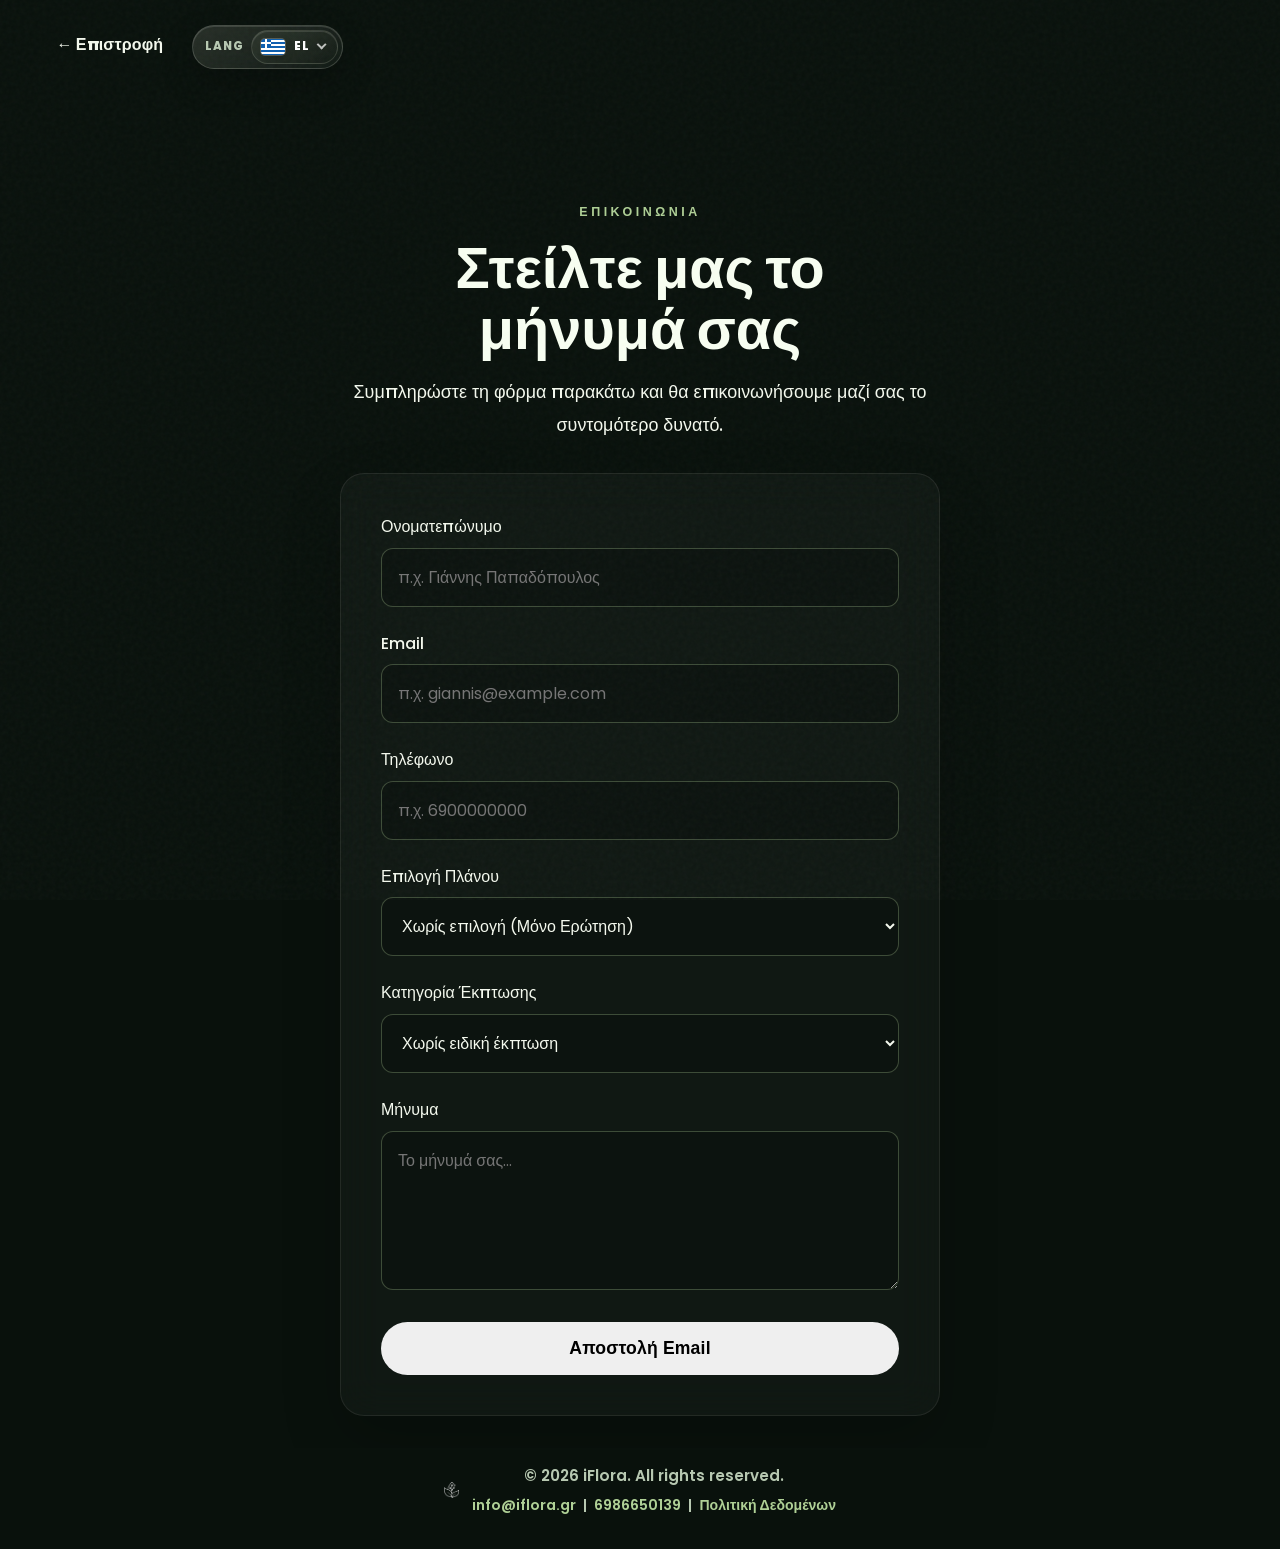
<file: contact.html>
<!DOCTYPE html>
<html lang="el">

<head>
	<meta charset="UTF-8">
	<meta name="viewport" content="width=device-width, initial-scale=1.0">
	<title>Επικοινωνία | iFlora</title>
	<link rel="preconnect" href="https://fonts.googleapis.com">
	<link rel="preconnect" href="https://fonts.gstatic.com" crossorigin>
	<link href="https://fonts.googleapis.com/css2?family=Poppins:wght@300;400;500;600&display=swap" rel="stylesheet">
	<link rel="icon" type="image/png" href="media/iflora.png">
	<link rel="stylesheet" href="style.css?v=c6c08bd">
</head>

<body>
	<div class="identity-bg" id="identity-bg"></div>

	<div class="page-content">
		<div class="noise-overlay" aria-hidden="true"></div>

		<!-- Navigation -->
		<nav class="navbar" id="navbar" style="justify-content: space-between; padding: 1rem 2rem;">
			<a href="index.html" class="btn primary" style="text-decoration: none;">&larr; Επιστροφή</a>
			<div class="language-switcher contact-language-switcher" data-language-switcher role="group" aria-label="Language selector">
				<span class="language-switcher-label">Lang</span>
				<select class="language-select" data-language-select aria-label="Language" aria-hidden="true" tabindex="-1">
					<option value="el">EL</option>
					<option value="bg">BG</option>
					<option value="sq">SQ</option>
					<option value="tr">TR</option>
					<option value="ro">RO</option>
					<option value="nl">NL</option>
					<option value="fr">FR</option>
					<option value="es">ES</option>
					<option value="it">IT</option>
				</select>
				<button class="language-button" type="button" aria-haspopup="listbox" aria-expanded="false" data-language-button>
					<span class="flag-icon flag-el" data-language-flag aria-hidden="true"></span>
					<span class="language-current-code" data-language-code>EL</span>
					<span class="language-chevron" aria-hidden="true"></span>
				</button>
				<div class="language-menu" role="listbox" data-language-menu></div>
			</div>
		</nav>

		<main style="min-height: 85vh; display: flex; align-items: center; justify-content: center; padding: 2rem; margin-top: 5rem;">
			<section class="contact-section" data-animate style="width: 100%; max-width: 600px; position: relative; z-index: 10;">
				<div class="section-heading" style="text-align: center; margin-bottom: 2rem;">
					<p class="eyebrow">ΕΠΙΚΟΙΝΩΝΙΑ</p>
					<h2>Στείλτε μας το μήνυμά σας</h2>
					<p style="margin-top: 1rem; color: var(--text-muted);">Συμπληρώστε τη φόρμα παρακάτω και θα επικοινωνήσουμε μαζί σας το συντομότερο δυνατό.</p>
				</div>
				
				<form class="contact-form" action="mailto:info@iflora.gr" method="post" enctype="text/plain" style="display: flex; flex-direction: column; gap: 1.5rem; background: rgba(255, 255, 255, 0.03); padding: 2.5rem; border-radius: 24px; border: 1px solid rgba(255, 255, 255, 0.08); backdrop-filter: blur(20px); box-shadow: 0 25px 60px rgba(0,0,0,0.2);">
					<div class="form-group" style="display: flex; flex-direction: column; text-align: left;">
						<label for="name" style="margin-bottom: 0.5rem; font-weight: 500; color: var(--text);">Ονοματεπώνυμο</label>
						<input type="text" id="name" name="name" required placeholder="π.χ. Γιάννης Παπαδόπουλος" style="padding: 1rem; border-radius: 12px; border: 1px solid rgba(175, 208, 154, 0.3); background: rgba(0, 0, 0, 0.2); color: var(--text); font-family: inherit; font-size: 1rem;">
					</div>
					<div class="form-group" style="display: flex; flex-direction: column; text-align: left;">
						<label for="email" style="margin-bottom: 0.5rem; font-weight: 500; color: var(--text);">Email</label>
						<input type="email" id="email" name="email" required placeholder="π.χ. giannis@example.com" style="padding: 1rem; border-radius: 12px; border: 1px solid rgba(175, 208, 154, 0.3); background: rgba(0, 0, 0, 0.2); color: var(--text); font-family: inherit; font-size: 1rem;">
					</div>
					<div class="form-group" style="display: flex; flex-direction: column; text-align: left;">
						<label for="phone" style="margin-bottom: 0.5rem; font-weight: 500; color: var(--text);">Τηλέφωνο</label>
						<input type="tel" id="phone" name="phone" placeholder="π.χ. 6900000000" style="padding: 1rem; border-radius: 12px; border: 1px solid rgba(175, 208, 154, 0.3); background: rgba(0, 0, 0, 0.2); color: var(--text); font-family: inherit; font-size: 1rem;">
					</div>
					<div class="form-group" style="display: flex; flex-direction: column; text-align: left;">
						<label for="plan" style="margin-bottom: 0.5rem; font-weight: 500; color: var(--text);">Επιλογή Πλάνου</label>
						<select id="plan" name="plan" style="padding: 1rem; border-radius: 12px; border: 1px solid rgba(175, 208, 154, 0.3); background: rgba(0, 0, 0, 0.2); color: var(--text); font-family: inherit; font-size: 1rem;">
							<option value="none">Χωρίς επιλογή (Μόνο Ερώτηση)</option>
							<option value="Beginner">Beginner</option>
							<option value="Standard">Standard</option>
							<option value="Professional">Professional</option>
						</select>
					</div>
					<div class="form-group" style="display: flex; flex-direction: column; text-align: left;">
						<label for="discount" style="margin-bottom: 0.5rem; font-weight: 500; color: var(--text);">Κατηγορία Έκπτωσης</label>
						<select id="discount" name="discount" style="padding: 1rem; border-radius: 12px; border: 1px solid rgba(175, 208, 154, 0.3); background: rgba(0, 0, 0, 0.2); color: var(--text); font-family: inherit; font-size: 1rem;">
							<option value="none">Χωρίς ειδική έκπτωση</option>
							<option value="Student">Student — φοιτητές</option>
							<option value="iFlora NextGen">iFlora NextGen — μη φοιτητές κάτω των 30</option>
						</select>
					</div>
					<div class="form-group" style="display: flex; flex-direction: column; text-align: left;">
						<label for="message" style="margin-bottom: 0.5rem; font-weight: 500; color: var(--text);">Μήνυμα</label>
						<textarea id="message" name="message" rows="5" required placeholder="Το μήνυμά σας..." style="padding: 1rem; border-radius: 12px; border: 1px solid rgba(175, 208, 154, 0.3); background: rgba(0, 0, 0, 0.2); color: var(--text); font-family: inherit; resize: vertical; font-size: 1rem;"></textarea>
					</div>
					<button type="submit" class="btn primary" style="width: 100%; justify-content: center; margin-top: 0.5rem; font-size: 1.1rem;">Αποστολή Email</button>
				</form>
			</section>
		</main>

		<div class="footer-shell site-footer contact-page-footer">
			<img src="media/iflora2.png" alt="iFlora Logo" style="height: 16px; width: auto; opacity: 0.8;">
			<div class="footer-copy">
				<p>© 2026 iFlora. All rights reserved.</p>
				<div class="footer-contact" aria-label="Στοιχεία επικοινωνίας">
					<a href="mailto:info@iflora.gr">info@iflora.gr</a>
					<span aria-hidden="true">|</span>
					<a href="tel:+306986650139">6986650139</a>
					<span aria-hidden="true">|</span>
					<a href="politiki-dedomenon.html">Πολιτική Δεδομένων</a>
				</div>
			</div>
		</div>
	</div>

	<script src="i18n.js?v=c6c08bd"></script>
	<script src="script.js?v=c6c08bd"></script>
</body>

</html>
</file>
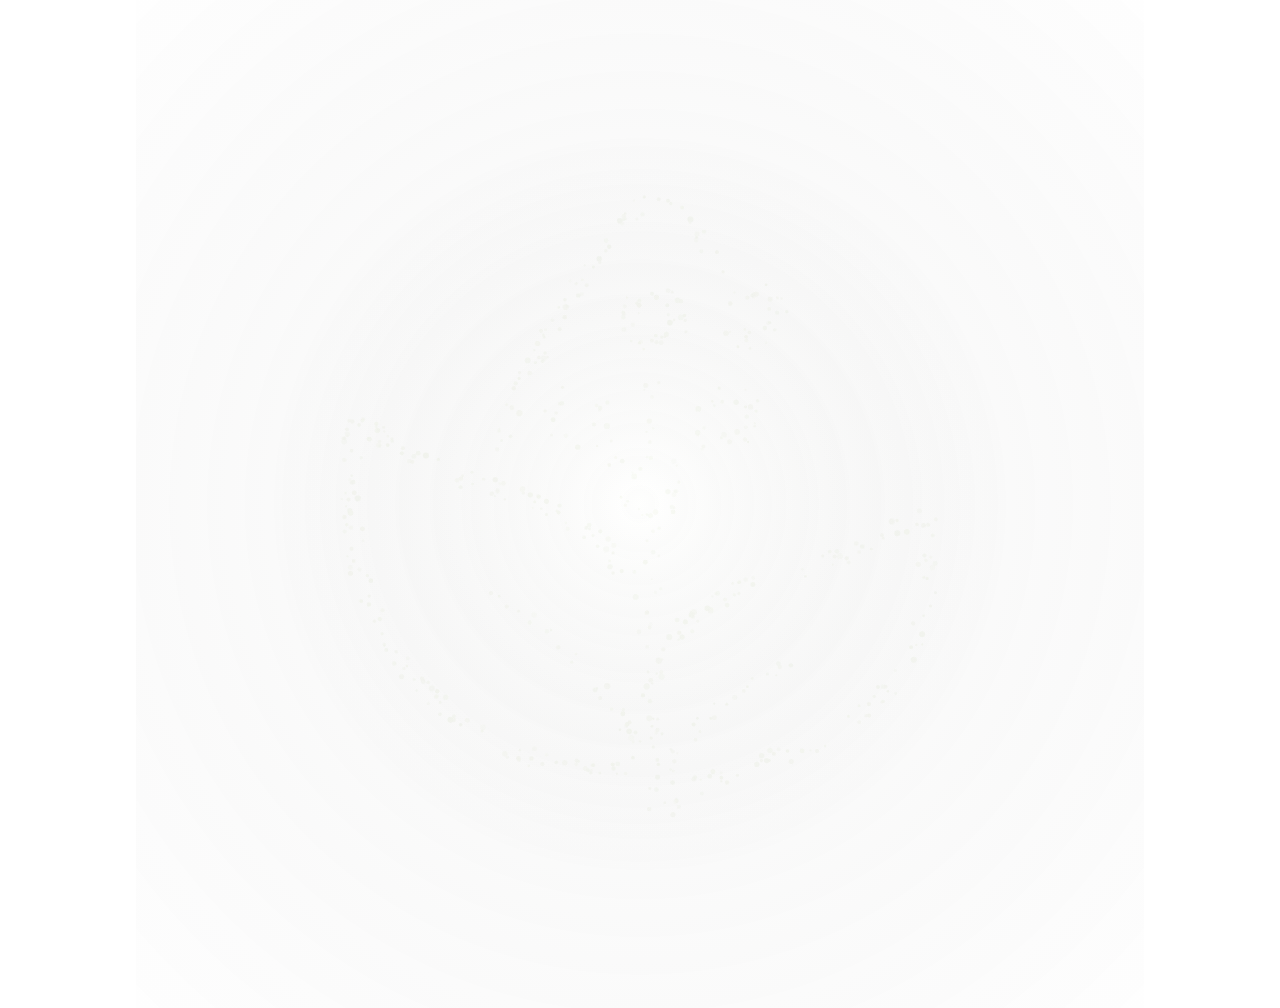
<file: logoswarm.html>
<!DOCTYPE html>
<html lang="en">

<head>
    <meta charset="UTF-8">
    <meta name="viewport" content="width=device-width, initial-scale=1.0">
    <title>iFlora — Particle Bloom</title>
    <style>
        * {
            margin: 0;
            padding: 0;
            box-sizing: border-box;
        }

        html,
        body {
            background: transparent;
            display: flex;
            align-items: center;
            justify-content: center;
            min-height: 100vh;
            overflow: hidden;
            font-family: 'Georgia', serif;
        }

        #wrap {
            position: relative;
            width: min(112vw, 112vh);
            height: min(112vw, 112vh);
        }

        canvas {
            width: 100%;
            height: 100%;
            display: block;
        }

        #label {
            display: none;
            position: absolute;
            bottom: -40px;
            left: 50%;
            transform: translateX(-50%);
            color: rgba(180, 230, 180, 0.45);
            font-size: 13px;
            letter-spacing: 0.35em;
            text-transform: uppercase;
            white-space: nowrap;
            pointer-events: none;
        }
    </style>
</head>

<body>
    <div id="wrap">
        <canvas id="c"></canvas>
        <div id="label">iFlora</div>
    </div>

    <script>
        // ─── Shape points sampled from the iFlora logo (white pixels, normalized 0–1) ───
        const SHAPE_PTS = [[0.5179, 0.7748], [0.4727, 0.4345], [0.5989, 0.6843], [0.1036, 0.7704], [0.4699, 0.0624], [0.3597, 0.358], [0.3126, 0.2762], [0.9228, 0.5286], [0.6959, 0.1733], [0.3635, 0.5013], [0.9557, 0.686], [0.5669, 0.1829], [0.5885, 0.8434], [0.5857, 0.6728], [0.4991, 0.4442], [0.4482, 0.5884], [0.9896, 0.5998], [0.7335, 0.7502], [0.5565, 0.8874], [0.0706, 0.7194], [0.307, 0.4837], [0.5612, 0.6807], [0.274, 0.4688], [0.3409, 0.2375], [0.5085, 0.2595], [0.3785, 0.3949], [0.7279, 0.1777], [0.2759, 0.8936], [0.3795, 0.1917], [0.6384, 0.3412], [0.6271, 0.1064], [0.6215, 0.3404], [0.7382, 0.1803], [0.4774, 0.1777], [0.2363, 0.46], [0.3955, 0.7353], [0.3682, 0.3448], [0.7166, 0.9006], [0.3559, 0.2146], [0.5141, 0.4283], [0.5104, 0.6684], [0.2185, 0.4679], [0.0151, 0.4943], [0.6281, 0.6385], [0.4746, 0.1917], [0.0339, 0.3685], [0.9068, 0.7854], [0.9077, 0.5541], [0.9124, 0.7863], [0.5094, 0.3149], [0.5979, 0.8355], [0.2128, 0.8382], [0.4444, 0.0897], [0.6601, 0.803], [0.5518, 0.504], [0.452, 0.5989], [0.4652, 0.9068], [0.8729, 0.5673], [0.6064, 0.0748], [0.1733, 0.8004], [0.6817, 0.1794], [0.5339, 0.2383], [0.8484, 0.591], [0.7109, 0.2269], [0.677, 0.6183], [0.5207, 0.8663], [0.6412, 0.3923], [0.5565, 0.9358], [0.2994, 0.3588], [0.8154, 0.5734], [0.3851, 0.153], [0.0593, 0.3843], [0.4925, 0.6447], [0.2787, 0.3456], [0.6751, 0.7924], [0.6629, 0.9235], [0.0217, 0.482], [0.6441, 0.2339], [0.3974, 0.175], [0.5301, 0.9059], [0.4614, 0.9208], [0.5782, 0.6851], [0.5537, 0.8839], [0.3927, 0.1557], [0.5311, 0.9006], [0.5141, 0.7238], [0.6902, 0.1759], [0.5508, 0.0308], [0.774, 0.6113], [0.8992, 0.7863], [0.661, 0.2533], [0.4605, 0.4283], [0.5075, 0.6702], [0.323, 0.2779], [0.1121, 0.7537], [0.4275, 0.409], [0.9605, 0.7194], [0.6036, 0.9516], [0.4501, 0.4398], [0.4699, 0.1996], [0.3992, 0.9024], [0.9755, 0.6755], [0.9068, 0.8083], [0.5009, 0.1838], [0.146, 0.8109], [0.5245, 0.8804], [0.0697, 0.7027], [0.435, 0.3544], [0.1394, 0.7775], [0.2505, 0.4828], [0.9115, 0.7907], [0.0132, 0.5092], [0.4256, 0.7863], [0.0621, 0.4072], [0.5678, 0.7062], [0.5527, 0.9833], [0.5706, 0.2102], [0.0876, 0.4028], [0.9642, 0.5092], [0.0951, 0.7318], [0.0104, 0.3835], [0.662, 0.3421], [0.7053, 0.9015], [0.9444, 0.5427], [0.419, 0.9068], [0.596, 0.3887], [0.3729, 0.3193], [0.0047, 0.5418], [0.6601, 0.6429], [0.5471, 0.1909], [0.4765, 0.0554], [0.3004, 0.3052], [0.5725, 0.2049], [0.1544, 0.7889], [0.726, 0.8909], [0.1667, 0.81], [0.4831, 0.8637], [0.7684, 0.8839], [0.4925, 0.1856], [0.5669, 0.7018], [0.5198, 0.4292], [0.4087, 0.5532], [0.5659, 0.7124], [0.8079, 0.8769], [0.533, 0.5383], [0.9718, 0.613], [0.5179, 0.9446], [0.5198, 0.6887], [0.0151, 0.5356], [0.0772, 0.4072], [0.3503, 0.3914], [0.2891, 0.3193], [0.9049, 0.8091], [0.2486, 0.6376], [0.5593, 0.9595], [0.4746, 0.204], [0.5066, 0.7995], [0.2552, 0.4864], [0.5198, 0.6174], [0.8239, 0.5814], [0.4878, 0.0255], [0.5866, 0.6983], [0.6215, 0.81], [0.5198, 0.8338], [0.9633, 0.5321], [0.6384, 0.934], [0.9718, 0.7194], [0.2768, 0.6596], [0.3333, 0.4899], [0.8672, 0.8408], [0.4906, 0.8725], [0.6638, 0.6209], [0.0678, 0.6807], [0.5217, 0.5752], [0.3531, 0.3676], [0.5612, 0.9648], [0.0527, 0.6209], [0.3578, 0.9015], [0.5235, 0.3826], [0.3936, 0.4099], [0.4134, 0.5374], [0.4981, 0.6992], [0.033, 0.6508], [0.2175, 0.4494], [0.5179, 0.1706], [0.2863, 0.35], [0.0904, 0.7493], [0.0311, 0.4925], [0.0612, 0.3808], [0.5094, 0.6675], [0.5932, 0.0774], [0.9774, 0.6148], [0.6507, 0.1873], [0.5669, 0.467], [0.4906, 0.606], [0.646, 0.6579], [0.2976, 0.8971], [0.0188, 0.6095], [0.5942, 0.0836], [0.2994, 0.6684], [0.6827, 0.3474], [0.9275, 0.5444], [0.4736, 0.051], [0.5169, 0.6931], [0.967, 0.5954], [0.7081, 0.1566], [0.1864, 0.8355], [0.7194, 0.8857], [0.3531, 0.6974], [0.4831, 0.2445], [0.2674, 0.4002], [0.3663, 0.5145], [0.1121, 0.4318], [0.9736, 0.5796], [0.6554, 0.1689], [0.677, 0.7836], [0.6036, 0.409], [0.2637, 0.467], [0.4774, 0.0475], [0.6186, 0.6429], [0.9783, 0.5884], [0.4887, 0.4521], [0.2985, 0.8997], [0.4058, 0.1266], [0.5028, 0.8716], [0.5593, 0.4389], [0.5847, 0.6684], [0.8202, 0.5937], [0.4708, 0.0545], [0.9934, 0.5233], [0.6337, 0.3201], [0.4802, 0.496], [0.7156, 0.2164], [0.5292, 0.9464], [0.0169, 0.416], [0.5038, 0.5172], [0.113, 0.7537], [0.6243, 0.9191], [0.0461, 0.6561], [0.4944, 0.8575], [0.6761, 0.3624], [0.6149, 0.664], [0.0198, 0.5708], [0.6158, 0.9244], [0.6375, 0.1372], [0.1431, 0.4248], [0.162, 0.7924], [0.4906, 0.8971], [0.0038, 0.5189], [0.7505, 0.9006], [0.9557, 0.7423], [0.0047, 0.3967], [0.3277, 0.2489], [0.4407, 0.1038], [0.532, 0.7449], [0.4275, 0.7916], [0.3211, 0.6719], [0.9944, 0.5937], [0.1036, 0.7555], [0.4322, 0.5418], [0.3352, 0.2762], [0.7015, 0.8918], [0.5094, 0.591], [0.2608, 0.4802], [0.4501, 0.0994], [0.4718, 0.2269], [0.5367, 0.7256], [0.5574, 0.5136], [0.4322, 0.3492], [0.4331, 0.1231], [0.5565, 0.2128], [0.6168, 0.8338], [0.5631, 0.9639], [0.0085, 0.4327], [0.435, 0.9208], [0.5452, 0.1662], [0.4294, 0.3474], [0.5998, 0.8549], [0.1252, 0.7898], [0.0772, 0.7282], [0.5631, 0.8892], [0.0122, 0.5822], [0.0085, 0.5031], [0.7486, 0.8865], [0.0226, 0.5893], [0.7166, 0.219], [0.9313, 0.5268], [0.016, 0.3712], [0.3635, 0.5119], [0.6751, 0.321], [0.0179, 0.4556], [0.4774, 0.5031], [0.6864, 0.2586], [0.6045, 0.3799], [0.4746, 0.8223], [0.0782, 0.394], [0.0085, 0.3923], [0.5188, 0.4046], [0.5461, 0.2366], [0.5942, 0.9279], [0.693, 0.905], [0.1657, 0.4318], [0.0725, 0.3808], [0.7354, 0.7555], [0.032, 0.6508], [0.339, 0.263], [0.4736, 0.2093], [0.5669, 0.9736], [0.2768, 0.8909], [0.3456, 0.4969], [0.7081, 0.2471], [0.5132, 0.9745], [0.9068, 0.8091], [0.596, 0.3509], [0.5273, 0.8566], [0.4972, 0.1891], [0.4444, 0.7836], [0.0339, 0.5374], [0.4661, 0.058], [0.1638, 0.8267], [0.9755, 0.533], [0.0753, 0.7203], [0.5574, 0.9015], [0.3456, 0.6992], [0.4925, 0.4582], [0.7542, 0.7529], [0.677, 0.4002], [0.1893, 0.8311], [0.4473, 0.555], [0.484, 0.8558], [0.4859, 0.219], [0.4689, 0.8259], [0.5584, 0.4345], [0.2646, 0.6438], [0.7109, 0.7643], [0.4661, 0.4881], [0.2024, 0.4749], [0.4077, 0.912], [0.339, 0.3536], [0.532, 0.5814], [0.6827, 0.2322], [0.452, 0.905], [0.3249, 0.4969], [0.9934, 0.6385], [0.0631, 0.4081], [0.3653, 0.2269], [0.6751, 0.2436], [0.5612, 0.4811], [0.5085, 0.3861], [0.532, 0.3113], [0.9247, 0.7942], [0.2627, 0.3852], [0.4962, 0.2014], [0.048, 0.6438], [0.1045, 0.4222], [0.1478, 0.7792], [0.1121, 0.7405], [0.3192, 0.8971], [0.3625, 0.723], [0.4322, 0.8021], [0.7241, 0.2278], [0.3211, 0.2586], [0.4736, 0.9191], [0.5753, 0.2304], [0.6337, 0.9182], [0.5292, 0.0237], [0.032, 0.4266], [0.0659, 0.4028], [0.6893, 0.7731], [0.549, 0.482], [0.5141, 0.5585], [0.3051, 0.4776], [0.5584, 0.5066], [0.0047, 0.4019], [0.8041, 0.5805], [0.4783, 0.847], [0.693, 0.1733], [0.3738, 0.2084], [0.2966, 0.2938], [0.5603, 0.1812], [0.5075, 0.0211], [0.6158, 0.6649], [0.5038, 0.248], [0.419, 0.5479], [0.6911, 0.6271], [0.1243, 0.4266], [0.548, 0.7071], [0.5518, 0.2181], [0.3917, 0.905], [0.5772, 0.2146], [0.338, 0.2383], [0.6629, 0.3879], [0.1271, 0.4195], [0.5358, 0.7423], [0.0508, 0.4002], [0.5518, 0.9147], [0.7288, 0.2014], [0.0179, 0.3703], [0.3277, 0.4864], [0.2646, 0.4802], [0.5188, 0.2445], [0.5527, 0.1689], [0.4171, 0.5339], [0.3286, 0.27], [0.7439, 0.1996], [0.3371, 0.5084], [0.6478, 0.2304], [0.8635, 0.5734], [0.0038, 0.4934], [0.4237, 0.131], [0.5348, 0.8575], [0.9548, 0.7247], [0.3776, 0.5303], [0.726, 0.7661], [0.5264, 0.6385], [0.1017, 0.4116], [0.1215, 0.7731], [0.29, 0.3105], [0.2768, 0.4943], [0.4962, 0.0563], [0.9915, 0.5506], [0.5198, 0.5418], [0.3945, 0.9006], [0.4124, 0.5383], [0.6252, 0.3474], [0.5217, 0.8478], [0.2815, 0.3931], [0.9849, 0.6588], [0.0301, 0.6016], [0.032, 0.3773], [0.0132, 0.4609], [0.709, 0.8989], [0.5311, 0.927], [0.7693, 0.6007], [0.4124, 0.9147], [0.984, 0.5822], [0.5725, 0.0387], [0.0546, 0.6816], [0.3757, 0.1821], [0.4435, 0.3404], [0.3766, 0.1935], [0.8296, 0.5743], [0.5866, 0.0572], [0.0838, 0.3975], [0.4313, 0.117], [0.0217, 0.4661], [0.0104, 0.3905], [0.4426, 0.3773], [0.516, 0.8074], [0.8776, 0.8303], [0.5188, 0.5189], [0.5179, 0.3316], [0.4256, 0.3773], [0.467, 0.6033], [0.451, 0.8188], [0.694, 0.3377], [0.3418, 0.5154], [0.5292, 0.8355], [0.4266, 0.5646], [0.5301, 0.8531], [0.5028, 0.0475], [0.6959, 0.3562], [0.0066, 0.482], [0.5066, 0.3219], [0.548, 0.2049], [0.3164, 0.6851], [0.7825, 0.883], [0.3842, 0.7458], [0.2589, 0.4134], [0.5367, 0.6332], [0.3663, 0.1944], [0.5009, 0.5092], [0.516, 0.7634], [0.0734, 0.387], [0.6252, 0.1038], [0.2062, 0.4573], [0.6761, 0.2383], [0.6036, 0.9314], [0.048, 0.3993], [0.3456, 0.8918], [0.0188, 0.467], [0.3202, 0.5057], [0.5593, 0.4793], [0.3437, 0.27], [0.2976, 0.883], [0.419, 0.9164], [0.1921, 0.4617], [0.5424, 0.9666], [0.451, 0.4011], [0.6356, 0.3967], [0.4529, 0.5752], [0.9793, 0.5312], [0.5866, 0.6746], [0.3164, 0.4855], [0.4021, 0.1724], [0.2034, 0.4617], [0.9689, 0.7018], [0.5179, 0.8355], [0.8324, 0.5805], [0.1582, 0.7995], [0.7335, 0.8839], [0.6441, 0.65], [0.6234, 0.8329], [0.7947, 0.8848], [0.5377, 0.7704], [0.5876, 0.9279], [0.7137, 0.1944], [0.5264, 0.5128], [0.3766, 0.5374], [0.5179, 0.372], [0.0443, 0.3975], [0.0179, 0.5998], [0.8814, 0.8294], [0.4567, 0.9129], [0.6751, 0.3791], [0.0066, 0.3984], [0.2608, 0.4635], [0.1215, 0.4354], [0.3164, 0.2964], [0.9567, 0.7423], [0.4539, 0.5629], [0.5574, 0.9173], [0.4087, 0.1574], [0.6789, 0.35], [0.339, 0.9068], [0.596, 0.0897], [0.5292, 0.7652], [0.6469, 0.8135], [0.3701, 0.343], [0.694, 0.3755], [0.8917, 0.8004], [0.1356, 0.7722], [0.2006, 0.8443], [0.6573, 0.6253], [0.0716, 0.6667], [0.678, 0.4019], [0.5094, 0.5154], [0.4849, 0.8417], [0.6036, 0.1064], [0.0377, 0.5576], [0.3795, 0.1926], [0.6281, 0.6403], [0.9058, 0.5497], [0.6375, 0.9279], [0.8832, 0.8127], [0.8465, 0.8303], [0.6431, 0.9332], [0.6893, 0.3773], [0.693, 0.1785], [0.4567, 0.6086], [0.0471, 0.613], [0.6883, 0.6148], [0.4652, 0.8514], [0.3371, 0.2313], [0.9755, 0.5347], [0.5857, 0.0624], [0.6045, 0.4151], [0.2401, 0.8496], [0.4802, 0.8443], [0.7185, 0.1812], [0.5433, 0.2401], [0.5876, 0.6675], [0.5009, 0.2498], [0.5292, 0.1785], [0.1817, 0.8355], [0.5443, 0.0255], [0.0593, 0.3747], [0.5377, 0.7634], [0.5367, 0.2489], [0.3719, 0.9024], [0.5113, 0.7845], [0.4454, 0.5717], [0.0358, 0.3668], [0.4162, 0.9182], [0.8437, 0.584], [0.3409, 0.2735], [0.6733, 0.2269], [0.0631, 0.3852], [0.0141, 0.5128], [0.0113, 0.533], [0.5546, 0.4837], [0.404, 0.1504], [0.6205, 0.6658], [0.2354, 0.854], [0.3211, 0.8804], [0.6478, 0.4019], [0.8635, 0.8135], [0.3418, 0.2278], [0.5254, 0.2366], [0.5904, 0.8663], [0.8635, 0.5629], [0.2637, 0.3817], [0.8889, 0.5717], [0.6648, 0.6394], [0.3126, 0.9077], [0.9266, 0.7599], [0.4228, 0.9077], [0.596, 0.3923], [0.5301, 0.2489], [0.5179, 0.7784]];

        const DOT_COUNT = SHAPE_PTS.length; // 600

        // ── Noise ──────────────────────────────────────────────────────────────────────
        function noise(x, y, t) {
            x -= Math.floor(x); y -= Math.floor(y);
            return (
                Math.sin(x * 2.3 + t) * Math.cos(y * 1.7 + t * 0.7) * 0.5 +
                Math.sin(x * 0.9 - y * 1.3 + t * 1.1) * 0.3 +
                Math.cos(x * 3.1 + y * 0.8 + t * 0.5) * 0.2
            );
        }

        // ── Easing ─────────────────────────────────────────────────────────────────────
        function easeInOut(t) {
            return t < 0.5 ? 4 * t * t * t : 1 - Math.pow(-2 * t + 2, 3) / 2;
        }
        function easeIn(t) { return t * t * t; }
        function easeOut(t) { return 1 - Math.pow(1 - t, 3); }

        // ── Init dots ──────────────────────────────────────────────────────────────────
        function makeDots() {
            return Array.from({ length: DOT_COUNT }, (_, i) => {
                const angle = Math.random() * Math.PI * 2;
                const u1 = Math.random() + 1e-9, u2 = Math.random();
                const gauss = Math.abs(Math.sqrt(-2 * Math.log(u1)) * Math.cos(2 * Math.PI * u2));
                const r = Math.min(1, gauss * 0.38);
                return {
                    // blob orbit
                    baseAngle: angle,
                    baseR: r,
                    noiseOff: Math.random() * 100,
                    speed: 0.3 + Math.random() * 0.4,
                    size: 1.2 + Math.random() * 1.5,
                    // current rendered position
                    x: 0, y: 0,
                    // shape target (set when forming)
                    tx: 0, ty: 0,
                    // which shape point this dot owns
                    shapeIdx: i % SHAPE_PTS.length,
                };
            });
        }

        // ── Main ───────────────────────────────────────────────────────────────────────
        const canvas = document.getElementById('c');
        const ctx = canvas.getContext('2d');

        let W, H, cx, cy, baseBlob, shapeScale;
        function resize() {
            const dpr = window.devicePixelRatio || 1;
            const rect = canvas.getBoundingClientRect();
            W = canvas.width = rect.width * dpr;
            H = canvas.height = rect.height * dpr;
            cx = W / 2; cy = H / 2;
            baseBlob = Math.min(W, H) * 0.54;
            shapeScale = baseBlob * 1.1;
            shapeTargets = buildShapeTargets();
        }
        window.addEventListener('resize', resize);

        const dots = makeDots();

        let scrollBreakProgress = 0;

        // Shape targets in canvas pixels — recomputed from normalized SHAPE_PTS
        // The logo has a slight margin; we want to fit inside the baseBlob radius
        function buildShapeTargets() {
            // The shape spans 0..1 in both axes. Center it.
            return SHAPE_PTS.map(([nx, ny]) => ({
                x: cx + (nx - 0.5) * shapeScale,
                y: cy + (ny - 0.5) * shapeScale * (1137 / 1062), // preserve aspect ratio
            }));
        }

        let shapeTargets = null;
        resize();
        dots.forEach((d) => {
            const sp = shapeTargets[d.shapeIdx];
            d.x = sp.x;
            d.y = sp.y;
        });

        window.addEventListener('message', (event) => {
            const data = event.data || {};
            if (data.type !== 'iflora-blob-scroll') return;

            scrollBreakProgress = Math.max(0, Math.min(1, Number(data.progress) || 0));
        });

        // ── Animation ──────────────────────────────────────────────────────────────────
        let time = 0;
        let renderedBreakProgress = 0;
        const AR = 248, AG = 250, AB = 244; // white particles for video overlay

        function blobPosition(d, t, spreadFactor) {
            const angle = d.baseAngle + t * 0.04;
            const drift = t * d.speed * (1.2 + spreadFactor * 0.5) + d.noiseOff;
            const nv = noise(Math.cos(angle) * 1.5, Math.sin(angle) * 1.5, drift);
            const currentBaseR = baseBlob + spreadFactor * Math.max(W, H) * 0.72;
            const wobble = 1 + nv * (0.06 + spreadFactor * 0.04) * (0.4 + d.baseR * 0.6);
            const r = currentBaseR * wobble;
            return {
                x: cx + Math.cos(angle) * r * d.baseR,
                y: cy + Math.sin(angle) * r * d.baseR,
            };
        }

        function frame() {
            requestAnimationFrame(frame);
            time += 0.005;
            renderedBreakProgress += (scrollBreakProgress - renderedBreakProgress) * 0.085;

            const breakProgress = Math.max(0, Math.min(1, renderedBreakProgress));
            const shapeHold = 1 - breakProgress;
            const spreadFactor = breakProgress;
            const virtualScroll = breakProgress * H * 0.34;

            ctx.clearRect(0, 0, W, H);

            // ── Per-dot update ──
            for (let i = 0; i < dots.length; i++) {
                const d = dots[i];
                const bp = blobPosition(d, time, spreadFactor);
                const sp = shapeTargets[d.shapeIdx];
                const shimmer = Math.sin(time * 3 + d.noiseOff) * 1.5 * shapeHold;
                const shapeX = sp.x + shimmer;
                const shapeY = sp.y - virtualScroll + shimmer * 0.6;
                const tx = bp.x + (shapeX - bp.x) * shapeHold;
                const ty = bp.y + (shapeY - bp.y) * shapeHold;

                // Smooth pursuit
                const lerpFactor = 0.1 + spreadFactor * 0.05;
                d.x += (tx - d.x) * lerpFactor;
                d.y += (ty - d.y) * lerpFactor;

                // Alpha fades with scroll so the mark breaks apart cleanly.
                const centerBright = 1 - d.baseR * 0.55;
                const fadeFactor = Math.max(0.28, 1 - breakProgress * 0.58);
                const pulse = Math.sin(time * 2 + d.noiseOff * 0.3) * 0.15 * shapeHold;
                const alpha = (0.55 + shapeHold * 0.35 + pulse) * centerBright * fadeFactor;

                const sz = d.size * (1 + shapeHold * Math.sin(time * 4 + i * 0.1) * 0.2);

                ctx.beginPath();
                ctx.arc(d.x, d.y, sz, 0, Math.PI * 2);
                ctx.fillStyle = `rgba(${AR},${AG},${AB},${Math.max(0, Math.min(1, alpha))})`;
                ctx.fill();
            }

            // ── Connection lines ──
            if (shapeHold > 0.1) {
                ctx.lineWidth = 1.1;
                const linkRange = 38;
                for (let i = 0; i < dots.length; i += 3) {
                    const d1 = dots[i];
                    for (let j = i + 1; j < i + 4; j++) {
                        const d2 = dots[j % dots.length];
                        const dx = d1.x - d2.x, dy = d1.y - d2.y;
                        const dist2 = dx * dx + dy * dy;
                        if (dist2 < linkRange * linkRange) {
                            const outerW = Math.pow(d1.baseR, 1.5);
                            const a = (1 - Math.sqrt(dist2) / linkRange) * 0.35 * outerW * shapeHold;
                            ctx.beginPath();
                            ctx.moveTo(d1.x, d1.y);
                            ctx.lineTo(d2.x, d2.y);
                            ctx.strokeStyle = `rgba(${AR},${AG},${AB},${a})`;
                            ctx.stroke();
                        }
                    }
                }
            }

            // ── Glow ──
            const expand = 1.05 + Math.sin(time * 1.5) * 0.03 * shapeHold;
            const glowR = baseBlob * expand * 1.3;
            const grd = ctx.createRadialGradient(cx, cy, 0, cx, cy, glowR);
            const glowAlpha = 0.08 * shapeHold + 0.025 * (1 - shapeHold);
            grd.addColorStop(0, `rgba(${AR},${AG},${AB},${glowAlpha})`);
            grd.addColorStop(1, `rgba(0,0,0,0)`);
            ctx.beginPath();
            ctx.arc(cx, cy, glowR, 0, Math.PI * 2);
            ctx.fillStyle = grd;
            ctx.fill();

            // ── Logo hold: extra bright inner glow ──
            if (shapeHold > 0.1) {
                const innerGlow = ctx.createRadialGradient(cx, cy, 0, cx, cy, baseBlob * 0.7);
                const ig = (0.04 + Math.sin(time * 2) * 0.02) * shapeHold;
                innerGlow.addColorStop(0, `rgba(${AR},${AG},${AB},${ig})`);
                innerGlow.addColorStop(1, `rgba(0,0,0,0)`);
                ctx.beginPath();
                ctx.arc(cx, cy, baseBlob * 0.7, 0, Math.PI * 2);
                ctx.fillStyle = innerGlow;
                ctx.fill();
            }
        }

        requestAnimationFrame(frame);
    </script>
</body>

</html>
</file>
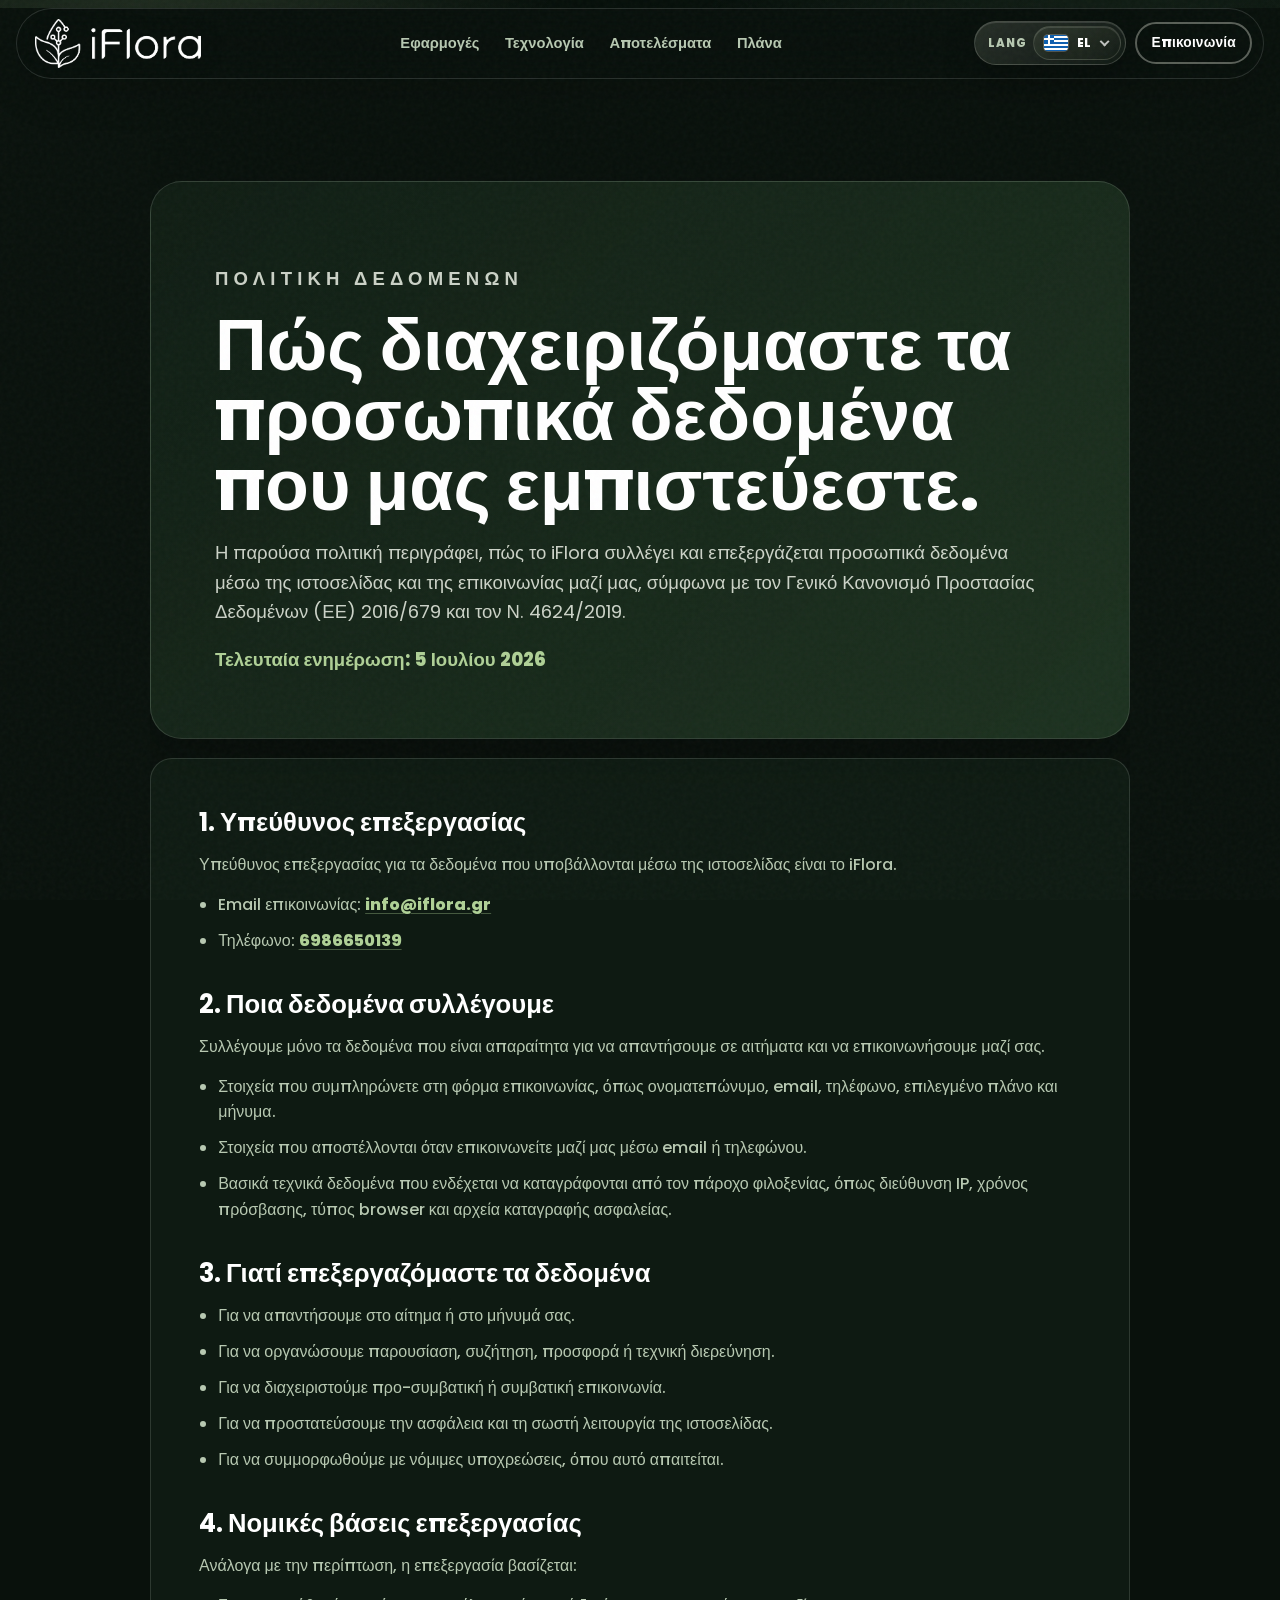
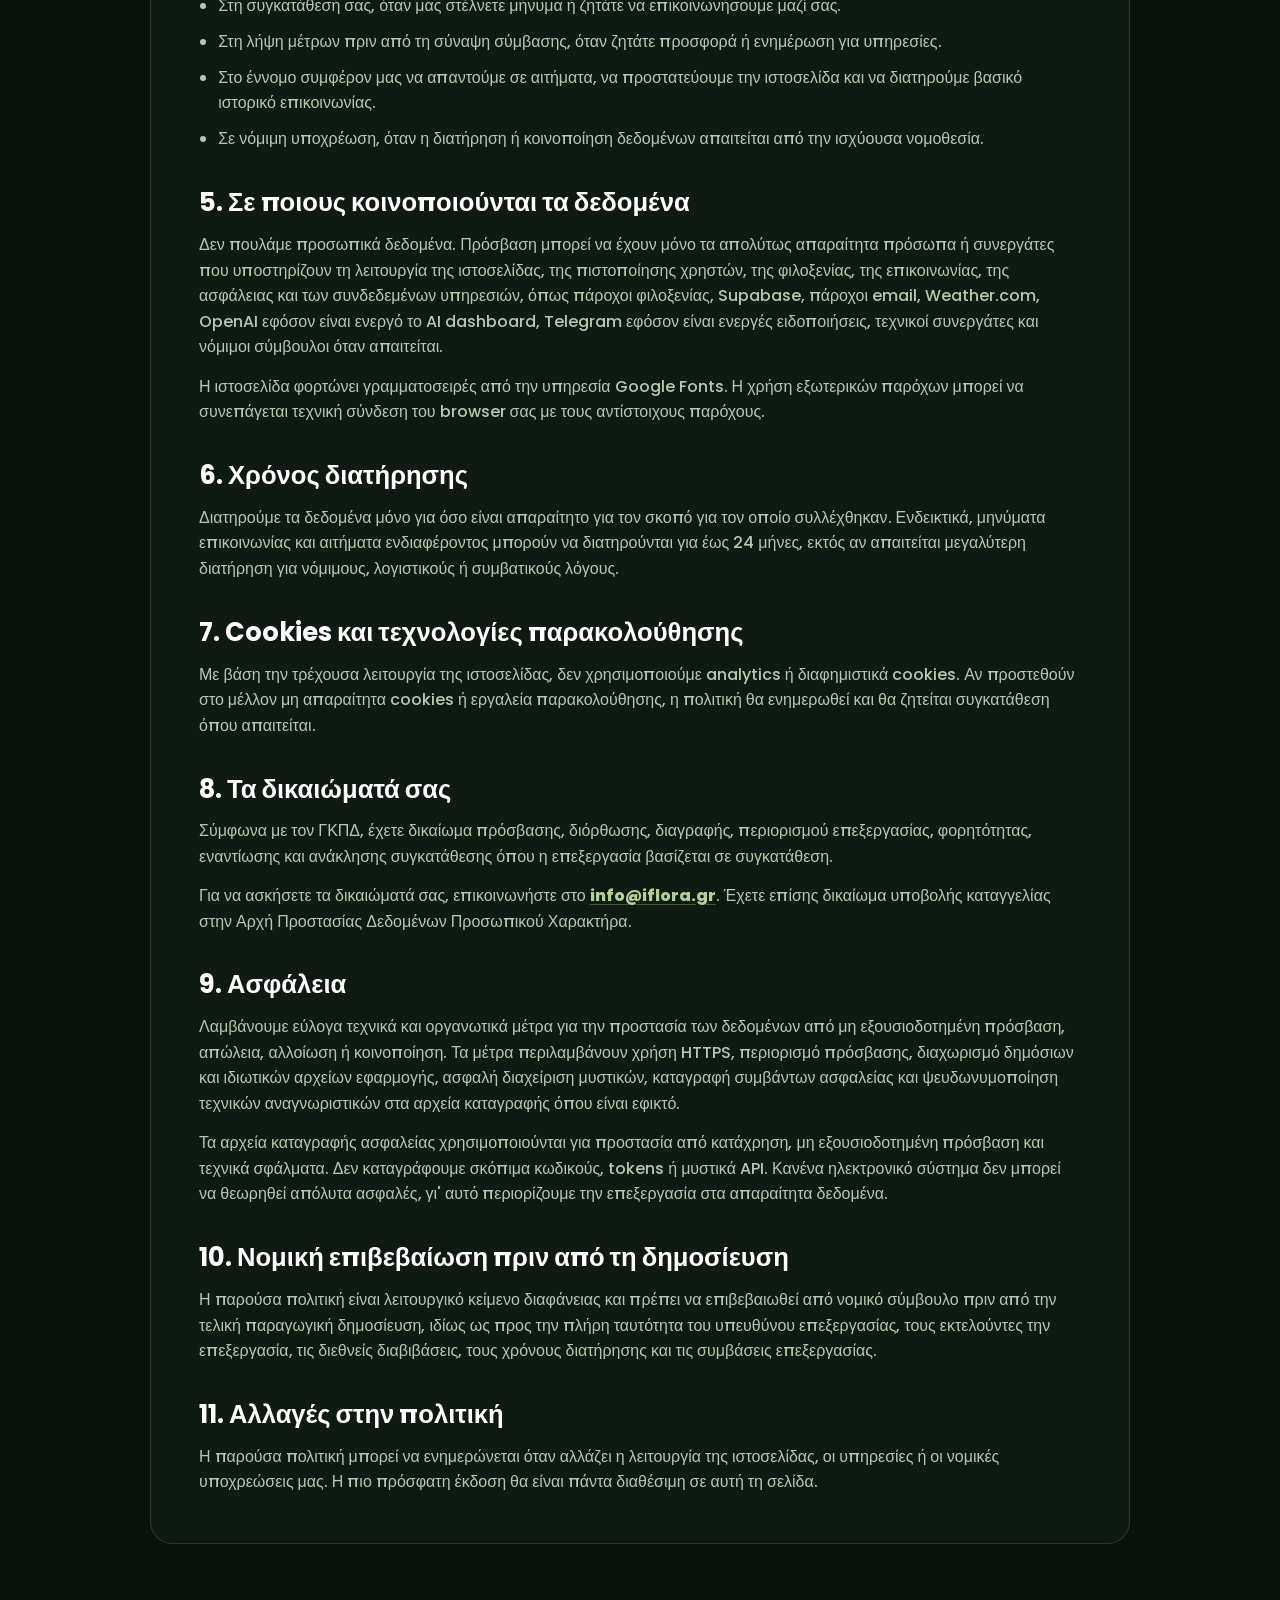
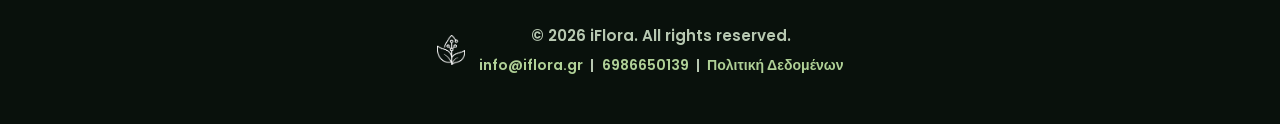
<file: politiki-dedomenon.html>
<!DOCTYPE html>
<html lang="el">

<head>
	<meta charset="UTF-8">
	<meta name="viewport" content="width=device-width, initial-scale=1.0">
	<title>Πολιτική Δεδομένων | iFlora</title>
	<meta name="description" content="Πολιτική επεξεργασίας προσωπικών δεδομένων για την ιστοσελίδα iFlora, σύμφωνα με τον ΓΚΠΔ και την ελληνική νομοθεσία.">
	<link rel="preconnect" href="https://fonts.googleapis.com">
	<link rel="preconnect" href="https://fonts.gstatic.com" crossorigin>
	<link href="https://fonts.googleapis.com/css2?family=Poppins:wght@300;400;500;600;700;800&display=swap" rel="stylesheet">
	<link rel="icon" type="image/png" href="media/iflora.png">
	<link rel="stylesheet" href="style.css?v=c6c08bd">
</head>

<body class="legal-page">
	<div class="site-bg" aria-hidden="true"></div>
	<div class="noise-overlay" aria-hidden="true"></div>

	<header class="site-header">
		<a class="brand" href="index.html#top" aria-label="iFlora home">
			<img src="media/iflora-logo-white.png" alt="iFlora">
		</a>
		<nav class="nav-links" id="primary-nav" aria-label="Primary navigation">
			<a href="index.html#applications">Εφαρμογές</a>
			<a href="index.html#stack">Τεχνολογία</a>
			<a href="index.html#proof">Αποτελέσματα</a>
			<a href="index.html#plans">Πλάνα</a>
		</nav>
		<div class="header-actions">
			<div class="language-switcher" data-language-switcher role="group" aria-label="Language selector">
				<span class="language-switcher-label">Lang</span>
				<select class="language-select" data-language-select aria-label="Language" aria-hidden="true" tabindex="-1">
					<option value="el">EL</option>
					<option value="bg">BG</option>
					<option value="sq">SQ</option>
					<option value="tr">TR</option>
					<option value="ro">RO</option>
					<option value="nl">NL</option>
					<option value="fr">FR</option>
					<option value="es">ES</option>
					<option value="it">IT</option>
				</select>
				<button class="language-button" type="button" aria-haspopup="listbox" aria-expanded="false" data-language-button>
					<span class="flag-icon flag-el" data-language-flag aria-hidden="true"></span>
					<span class="language-current-code" data-language-code>EL</span>
					<span class="language-chevron" aria-hidden="true"></span>
				</button>
				<div class="language-menu" role="listbox" data-language-menu></div>
			</div>
			<a class="btn btn-small btn-outline" href="contact.html">Επικοινωνία</a>
		</div>
	</header>

	<main class="legal-main">
		<section class="legal-hero">
			<p class="eyebrow">ΠΟΛΙΤΙΚΗ ΔΕΔΟΜΕΝΩΝ</p>
			<h1>Πώς διαχειριζόμαστε τα προσωπικά δεδομένα που μας εμπιστεύεστε.</h1>
			<p>Η παρούσα πολιτική περιγράφει, πώς το iFlora συλλέγει και επεξεργάζεται προσωπικά δεδομένα μέσω της ιστοσελίδας και της επικοινωνίας μαζί μας, σύμφωνα με τον Γενικό Κανονισμό Προστασίας Δεδομένων (ΕΕ) 2016/679 και τον Ν. 4624/2019.</p>
			<p class="legal-updated">Τελευταία ενημέρωση: 5 Ιουλίου 2026</p>
		</section>

		<section class="legal-content">
			<h2>1. Υπεύθυνος επεξεργασίας</h2>
			<p>Υπεύθυνος επεξεργασίας για τα δεδομένα που υποβάλλονται μέσω της ιστοσελίδας είναι το iFlora.</p>
			<ul>
				<li>Email επικοινωνίας: <a href="mailto:info@iflora.gr">info@iflora.gr</a></li>
				<li>Τηλέφωνο: <a href="tel:+306986650139">6986650139</a></li>
			</ul>

			<h2>2. Ποια δεδομένα συλλέγουμε</h2>
			<p>Συλλέγουμε μόνο τα δεδομένα που είναι απαραίτητα για να απαντήσουμε σε αιτήματα και να επικοινωνήσουμε μαζί σας.</p>
			<ul>
				<li>Στοιχεία που συμπληρώνετε στη φόρμα επικοινωνίας, όπως ονοματεπώνυμο, email, τηλέφωνο, επιλεγμένο πλάνο και μήνυμα.</li>
				<li>Στοιχεία που αποστέλλονται όταν επικοινωνείτε μαζί μας μέσω email ή τηλεφώνου.</li>
				<li>Βασικά τεχνικά δεδομένα που ενδέχεται να καταγράφονται από τον πάροχο φιλοξενίας, όπως διεύθυνση IP, χρόνος πρόσβασης, τύπος browser και αρχεία καταγραφής ασφαλείας.</li>
			</ul>

			<h2>3. Γιατί επεξεργαζόμαστε τα δεδομένα</h2>
			<ul>
				<li>Για να απαντήσουμε στο αίτημα ή στο μήνυμά σας.</li>
				<li>Για να οργανώσουμε παρουσίαση, συζήτηση, προσφορά ή τεχνική διερεύνηση.</li>
				<li>Για να διαχειριστούμε προ-συμβατική ή συμβατική επικοινωνία.</li>
				<li>Για να προστατεύσουμε την ασφάλεια και τη σωστή λειτουργία της ιστοσελίδας.</li>
				<li>Για να συμμορφωθούμε με νόμιμες υποχρεώσεις, όπου αυτό απαιτείται.</li>
			</ul>

			<h2>4. Νομικές βάσεις επεξεργασίας</h2>
			<p>Ανάλογα με την περίπτωση, η επεξεργασία βασίζεται:</p>
			<ul>
				<li>Στη συγκατάθεσή σας, όταν μας στέλνετε μήνυμα ή ζητάτε να επικοινωνήσουμε μαζί σας.</li>
				<li>Στη λήψη μέτρων πριν από τη σύναψη σύμβασης, όταν ζητάτε προσφορά ή ενημέρωση για υπηρεσίες.</li>
				<li>Στο έννομο συμφέρον μας να απαντούμε σε αιτήματα, να προστατεύουμε την ιστοσελίδα και να διατηρούμε βασικό ιστορικό επικοινωνίας.</li>
				<li>Σε νόμιμη υποχρέωση, όταν η διατήρηση ή κοινοποίηση δεδομένων απαιτείται από την ισχύουσα νομοθεσία.</li>
			</ul>

			<h2>5. Σε ποιους κοινοποιούνται τα δεδομένα</h2>
			<p>Δεν πουλάμε προσωπικά δεδομένα. Πρόσβαση μπορεί να έχουν μόνο τα απολύτως απαραίτητα πρόσωπα ή συνεργάτες που υποστηρίζουν τη λειτουργία της ιστοσελίδας, της πιστοποίησης χρηστών, της φιλοξενίας, της επικοινωνίας, της ασφάλειας και των συνδεδεμένων υπηρεσιών, όπως πάροχοι φιλοξενίας, Supabase, πάροχοι email, Weather.com, OpenAI εφόσον είναι ενεργό το AI dashboard, Telegram εφόσον είναι ενεργές ειδοποιήσεις, τεχνικοί συνεργάτες και νόμιμοι σύμβουλοι όταν απαιτείται.</p>
			<p>Η ιστοσελίδα φορτώνει γραμματοσειρές από την υπηρεσία Google Fonts. Η χρήση εξωτερικών παρόχων μπορεί να συνεπάγεται τεχνική σύνδεση του browser σας με τους αντίστοιχους παρόχους.</p>

			<h2>6. Χρόνος διατήρησης</h2>
			<p>Διατηρούμε τα δεδομένα μόνο για όσο είναι απαραίτητο για τον σκοπό για τον οποίο συλλέχθηκαν. Ενδεικτικά, μηνύματα επικοινωνίας και αιτήματα ενδιαφέροντος μπορούν να διατηρούνται για έως 24 μήνες, εκτός αν απαιτείται μεγαλύτερη διατήρηση για νόμιμους, λογιστικούς ή συμβατικούς λόγους.</p>

			<h2>7. Cookies και τεχνολογίες παρακολούθησης</h2>
			<p>Με βάση την τρέχουσα λειτουργία της ιστοσελίδας, δεν χρησιμοποιούμε analytics ή διαφημιστικά cookies. Αν προστεθούν στο μέλλον μη απαραίτητα cookies ή εργαλεία παρακολούθησης, η πολιτική θα ενημερωθεί και θα ζητείται συγκατάθεση όπου απαιτείται.</p>

			<h2>8. Τα δικαιώματά σας</h2>
			<p>Σύμφωνα με τον ΓΚΠΔ, έχετε δικαίωμα πρόσβασης, διόρθωσης, διαγραφής, περιορισμού επεξεργασίας, φορητότητας, εναντίωσης και ανάκλησης συγκατάθεσης όπου η επεξεργασία βασίζεται σε συγκατάθεση.</p>
			<p>Για να ασκήσετε τα δικαιώματά σας, επικοινωνήστε στο <a href="mailto:info@iflora.gr">info@iflora.gr</a>. Έχετε επίσης δικαίωμα υποβολής καταγγελίας στην Αρχή Προστασίας Δεδομένων Προσωπικού Χαρακτήρα.</p>

			<h2>9. Ασφάλεια</h2>
			<p>Λαμβάνουμε εύλογα τεχνικά και οργανωτικά μέτρα για την προστασία των δεδομένων από μη εξουσιοδοτημένη πρόσβαση, απώλεια, αλλοίωση ή κοινοποίηση. Τα μέτρα περιλαμβάνουν χρήση HTTPS, περιορισμό πρόσβασης, διαχωρισμό δημόσιων και ιδιωτικών αρχείων εφαρμογής, ασφαλή διαχείριση μυστικών, καταγραφή συμβάντων ασφαλείας και ψευδωνυμοποίηση τεχνικών αναγνωριστικών στα αρχεία καταγραφής όπου είναι εφικτό.</p>
			<p>Τα αρχεία καταγραφής ασφαλείας χρησιμοποιούνται για προστασία από κατάχρηση, μη εξουσιοδοτημένη πρόσβαση και τεχνικά σφάλματα. Δεν καταγράφουμε σκόπιμα κωδικούς, tokens ή μυστικά API. Κανένα ηλεκτρονικό σύστημα δεν μπορεί να θεωρηθεί απόλυτα ασφαλές, γι' αυτό περιορίζουμε την επεξεργασία στα απαραίτητα δεδομένα.</p>

			<h2>10. Νομική επιβεβαίωση πριν από τη δημοσίευση</h2>
			<p>Η παρούσα πολιτική είναι λειτουργικό κείμενο διαφάνειας και πρέπει να επιβεβαιωθεί από νομικό σύμβουλο πριν από την τελική παραγωγική δημοσίευση, ιδίως ως προς την πλήρη ταυτότητα του υπευθύνου επεξεργασίας, τους εκτελούντες την επεξεργασία, τις διεθνείς διαβιβάσεις, τους χρόνους διατήρησης και τις συμβάσεις επεξεργασίας.</p>

			<h2>11. Αλλαγές στην πολιτική</h2>
			<p>Η παρούσα πολιτική μπορεί να ενημερώνεται όταν αλλάζει η λειτουργία της ιστοσελίδας, οι υπηρεσίες ή οι νομικές υποχρεώσεις μας. Η πιο πρόσφατη έκδοση θα είναι πάντα διαθέσιμη σε αυτή τη σελίδα.</p>
		</section>
	</main>

	<footer class="site-footer">
		<img src="media/iflora2.png" alt="iFlora">
		<div class="footer-copy">
			<p>© 2026 iFlora. All rights reserved.</p>
			<div class="footer-contact" aria-label="Στοιχεία επικοινωνίας">
				<a href="mailto:info@iflora.gr">info@iflora.gr</a>
				<span aria-hidden="true">|</span>
				<a href="tel:+306986650139">6986650139</a>
				<span aria-hidden="true">|</span>
				<a href="politiki-dedomenon.html">Πολιτική Δεδομένων</a>
			</div>
		</div>
	</footer>
	<script src="i18n.js?v=c6c08bd"></script>
	<script src="script.js?v=c6c08bd"></script>
</body>

</html>
</file>
<file: style.css>
:root {
	--forest: #2d4b2f;
	--leaf: #597b5b;
	--sage: #afd096;
	--cream: #09110c;
	--mist: #111f15;
	--olive: #7f966d;
	--ink: #f4f9ee;
	--muted: #b7c8b1;
	--white: #ffffff;
	--panel: rgba(17, 31, 21, 0.72);
	--panel-strong: rgba(20, 35, 24, 0.92);
	--border: rgba(229, 237, 232, 0.14);
	--shadow: 0 24px 70px rgba(0, 0, 0, 0.3);
	--radius: 22px;
	--max: 1180px;
	font-family: "Poppins", -apple-system, BlinkMacSystemFont, "Segoe UI", sans-serif;
	color: var(--ink);
	background: var(--cream);
}

* {
	box-sizing: border-box;
	margin: 0;
	padding: 0;
}

html {
	scroll-behavior: smooth;
}

body {
	min-height: 100vh;
	background: var(--cream);
	color: var(--ink);
	line-height: 1.6;
	-webkit-font-smoothing: antialiased;
	text-rendering: optimizeLegibility;
	transition: color 0.8s ease, background 0.8s ease;
}

body::selection {
	background: var(--sage);
	color: var(--forest);
}

a {
	color: inherit;
	text-decoration: none;
}

img,
video {
	display: block;
	max-width: 100%;
}

.site-bg {
	position: fixed;
	inset: 0;
	z-index: -2;
	background:
		radial-gradient(circle at 12% 12%, rgba(175, 208, 150, 0.18), transparent 30%),
		radial-gradient(circle at 86% 18%, rgba(89, 123, 91, 0.18), transparent 32%),
		linear-gradient(180deg, #07100b 0%, #0e1a12 52%, #172716 100%);
	transition: opacity 0.8s ease, background 0.8s ease;
}

.noise-overlay {
	position: fixed;
	inset: 0;
	z-index: 20;
	pointer-events: none;
	opacity: 0.035;
	background-image: url("data:image/svg+xml,%3Csvg viewBox='0 0 256 256' xmlns='http://www.w3.org/2000/svg'%3E%3Cfilter id='noise'%3E%3CfeTurbulence type='fractalNoise' baseFrequency='0.8' numOctaves='4' stitchTiles='stitch'/%3E%3C/filter%3E%3Crect width='100%25' height='100%25' filter='url(%23noise)'/%3E%3C/svg%3E");
}

.site-header {
	position: sticky;
	top: 8px;
	z-index: 10;
	display: flex;
	align-items: center;
	justify-content: space-between;
	gap: 1.25rem;
	width: min(calc(100% - 32px), 1280px);
	margin: 8px auto 0;
	padding: 0.46rem 0.68rem;
	border: 1px solid var(--border);
	border-radius: 999px;
	background: rgba(9, 17, 12, 0.76);
	backdrop-filter: blur(18px);
	-webkit-backdrop-filter: blur(18px);
	box-shadow: 0 14px 40px rgba(0, 0, 0, 0.16);
}

.site-header.is-scrolled {
	background: rgba(9, 17, 12, 0.92);
	box-shadow: 0 18px 48px rgba(0, 0, 0, 0.22);
}

.brand {
	display: inline-flex;
	align-items: center;
	min-width: clamp(8.6rem, 13vw, 12rem);
	padding: 0.18rem 0.42rem;
	border-radius: 999px;
	background: transparent;
}

.brand img {
	width: clamp(8.6rem, 13vw, 12rem);
	height: auto;
	object-fit: contain;
	filter: drop-shadow(0 1px 10px rgba(0, 0, 0, 0.3));
}

.nav-links {
	display: flex;
	align-items: center;
	gap: clamp(0.8rem, 2vw, 1.8rem);
	color: var(--muted);
	font-size: 0.92rem;
	font-weight: 700;
}

.nav-links a {
	transition: color 0.25s ease;
}

.nav-links a:hover {
	color: var(--sage);
}

.mobile-nav-login {
	display: none;
}

.header-actions {
	display: flex;
	align-items: center;
	gap: 0.6rem;
}

.language-switcher {
	position: relative;
	display: inline-flex;
	align-items: center;
	gap: 0.42rem;
	min-height: 44px;
	padding: 0.24rem;
	border: 1px solid rgba(245, 250, 233, 0.18);
	border-radius: 999px;
	background:
		linear-gradient(145deg, rgba(245, 250, 233, 0.13), rgba(245, 250, 233, 0.04)),
		rgba(9, 17, 12, 0.54);
	box-shadow:
		0 14px 34px rgba(0, 0, 0, 0.22),
		inset 0 1px 0 rgba(255, 255, 255, 0.12);
	color: var(--white);
	font-size: 0.72rem;
	font-weight: 800;
	letter-spacing: 0.08em;
	text-transform: uppercase;
	backdrop-filter: blur(18px);
	-webkit-backdrop-filter: blur(18px);
}

.language-switcher-label {
	padding-left: 0.55rem;
	color: var(--muted);
}

.language-select {
	position: absolute;
	width: 1px;
	height: 1px;
	margin: -1px;
	overflow: hidden;
	clip: rect(0 0 0 0);
	clip-path: inset(50%);
	white-space: nowrap;
	border: 0;
	padding: 0;
}

.language-button {
	display: inline-flex;
	align-items: center;
	gap: 0.48rem;
	min-height: 34px;
	padding: 0 0.72rem 0 0.58rem;
	border: 1px solid rgba(245, 250, 233, 0.14);
	border-radius: 999px;
	background:
		linear-gradient(145deg, rgba(245, 250, 233, 0.15), rgba(245, 250, 233, 0.045)),
		rgba(7, 16, 9, 0.76);
	color: var(--white);
	cursor: pointer;
	outline: none;
	font: inherit;
	letter-spacing: 0.08em;
	text-transform: uppercase;
	box-shadow: inset 0 1px 0 rgba(255, 255, 255, 0.12);
	transition: border-color 0.2s ease, background 0.2s ease, transform 0.2s ease;
}

.language-button:hover,
.language-button:focus-visible {
	border-color: rgba(175, 208, 150, 0.55);
	background:
		linear-gradient(145deg, rgba(175, 208, 150, 0.18), rgba(245, 250, 233, 0.06)),
		rgba(7, 16, 9, 0.86);
}

.language-button:active {
	transform: translateY(1px);
}

.language-current-code {
	min-width: 2ch;
}

.language-chevron {
	width: 0.45rem;
	height: 0.45rem;
	border-right: 2px solid currentColor;
	border-bottom: 2px solid currentColor;
	transform: translateY(-0.12rem) rotate(45deg);
	opacity: 0.72;
	transition: transform 0.22s ease, opacity 0.22s ease;
}

.language-switcher.is-open .language-chevron {
	transform: translateY(0.1rem) rotate(225deg);
	opacity: 1;
}

.language-menu {
	position: absolute;
	top: calc(100% + 0.65rem);
	right: 0;
	z-index: 80;
	display: grid;
	gap: 0.22rem;
	min-width: 13.2rem;
	padding: 0.48rem;
	border: 1px solid rgba(245, 250, 233, 0.16);
	border-radius: 20px;
	background:
		linear-gradient(145deg, rgba(245, 250, 233, 0.1), rgba(245, 250, 233, 0.035)),
		rgba(8, 17, 11, 0.94);
	box-shadow:
		0 24px 55px rgba(0, 0, 0, 0.34),
		inset 0 1px 0 rgba(255, 255, 255, 0.1);
	backdrop-filter: blur(22px);
	-webkit-backdrop-filter: blur(22px);
	opacity: 0;
	pointer-events: none;
	transform: translateY(-7px) scale(0.98);
	transform-origin: top right;
	transition: opacity 0.22s ease, transform 0.22s ease;
}

.language-switcher.is-open .language-menu {
	opacity: 1;
	pointer-events: auto;
	transform: translateY(0) scale(1);
}

.language-option {
	display: flex;
	align-items: center;
	gap: 0.65rem;
	width: 100%;
	min-height: 40px;
	padding: 0.52rem 0.62rem;
	border: 0;
	border-radius: 14px;
	background: transparent;
	color: rgba(245, 250, 233, 0.82);
	cursor: pointer;
	font: inherit;
	font-size: 0.82rem;
	font-weight: 800;
	letter-spacing: 0.02em;
	text-align: left;
	transition: background 0.18s ease, color 0.18s ease, transform 0.18s ease;
}

.language-option:hover,
.language-option:focus-visible,
.language-option.is-active {
	background: rgba(175, 208, 150, 0.16);
	color: var(--white);
	outline: none;
}

.language-option:active {
	transform: translateY(1px);
}

.language-option-code {
	width: 2.2rem;
	color: var(--sage);
	font-size: 0.72rem;
	letter-spacing: 0.12em;
}

.language-option-name {
	flex: 1;
	text-transform: none;
	letter-spacing: 0;
}

.language-button:focus-visible,
.language-option:focus-visible {
	box-shadow: 0 0 0 2px rgba(175, 208, 150, 0.7);
}

.flag-icon {
	position: relative;
	flex: 0 0 24px;
	width: 24px;
	height: 16px;
	overflow: hidden;
	border-radius: 4px;
	background-color: #dce8d4;
	background-position: center;
	background-repeat: no-repeat;
	background-size: cover;
	box-shadow:
		0 0 0 1px rgba(255, 255, 255, 0.22),
		0 3px 8px rgba(0, 0, 0, 0.18);
}

.flag-el { background-image: url("media/flags/gr.svg"); }
.flag-bg { background-image: url("media/flags/bg.svg"); }
.flag-sq { background-image: url("media/flags/al.svg"); }
.flag-tr { background-image: url("media/flags/tr.svg"); }
.flag-ro { background-image: url("media/flags/ro.svg"); }
.flag-nl { background-image: url("media/flags/nl.svg"); }
.flag-fr { background-image: url("media/flags/fr.svg"); }
.flag-es { background-image: url("media/flags/es.svg"); }
.flag-it { background-image: url("media/flags/it.svg"); }
.flag-en { background-image: url("media/flags/gb.svg"); }

.contact-language-switcher {
	position: relative;
	z-index: 10;
}

.menu-toggle {
	display: none;
	width: 44px;
	height: 44px;
	align-items: center;
	justify-content: center;
	flex-direction: column;
	gap: 4px;
	border: 1px solid rgba(245, 250, 233, 0.24);
	border-radius: 999px;
	background: rgba(245, 250, 233, 0.08);
	color: var(--white);
	cursor: pointer;
	transition: background 0.25s ease, border-color 0.25s ease, transform 0.25s ease;
}

.menu-toggle:hover,
.menu-toggle:focus-visible {
	background: rgba(245, 250, 233, 0.14);
	border-color: rgba(245, 250, 233, 0.42);
}

.menu-toggle span {
	display: block;
	width: 18px;
	height: 2px;
	border-radius: 99px;
	background: currentColor;
	transition: transform 0.25s ease, opacity 0.25s ease;
}

.site-header.nav-open .menu-toggle span:nth-child(1) {
	transform: translateY(6px) rotate(45deg);
}

.site-header.nav-open .menu-toggle span:nth-child(2) {
	opacity: 0;
}

.site-header.nav-open .menu-toggle span:nth-child(3) {
	transform: translateY(-6px) rotate(-45deg);
}

.btn {
	display: inline-flex;
	align-items: center;
	justify-content: center;
	min-height: 48px;
	padding: 0.9rem 1.4rem;
	border-radius: 999px;
	border: 2px solid transparent;
	font-weight: 800;
	letter-spacing: 0.01em;
	text-align: center;
	transition: transform 0.25s ease, background 0.25s ease, border-color 0.25s ease, color 0.25s ease;
}

.btn:hover {
	transform: translateY(-2px);
}

.btn-primary {
	background: var(--sage);
	border-color: var(--sage);
	color: var(--forest);
}

.btn-primary:hover {
	background: #c9ddbf;
	border-color: #c9ddbf;
}

.btn-login {
	background: rgba(175, 208, 150, 0.96);
	border-color: rgba(175, 208, 150, 0.96);
	color: var(--forest);
	box-shadow: 0 10px 26px rgba(0, 0, 0, 0.18);
}

.btn-login:hover,
.btn-login:focus-visible {
	background: #c9ddbf;
	border-color: #c9ddbf;
}

.btn-outline,
.btn-ghost {
	background: transparent;
	border-color: rgba(245, 250, 233, 0.34);
	color: var(--white);
}

.btn-small {
	min-height: 36px;
	padding: 0.5rem 0.9rem;
	font-size: 0.86rem;
}

.full-width {
	width: 100%;
}

main {
	overflow: hidden;
}

.hero-section {
	position: relative;
	min-height: calc(100vh - 32px);
	display: grid;
	align-items: end;
	margin-top: -68px;
	padding: clamp(6.4rem, 10vw, 8.8rem) clamp(1.2rem, 5vw, 4rem) clamp(3rem, 7vw, 6rem);
	color: var(--white);
	overflow: hidden;
	isolation: isolate;
}

.hero-video,
.hero-overlay {
	position: absolute;
	inset: 0;
	width: 100%;
	height: 100%;
}

.hero-video {
	z-index: -2;
	object-fit: cover;
	filter: saturate(0.92) contrast(1.05);
}

.hero-overlay {
	z-index: -1;
	background:
		linear-gradient(90deg, rgba(5, 14, 7, 0.9) 0%, rgba(5, 14, 7, 0.54) 48%, rgba(5, 14, 7, 0.04) 100%),
		linear-gradient(180deg, rgba(5, 14, 7, 0) 0%, rgba(5, 14, 7, 0) 26%, rgba(5, 14, 7, 0.72) 100%);
}

.hero-content {
	position: relative;
	z-index: 4;
	width: min(920px, 100%);
}

.eyebrow {
	color: var(--sage);
	font-size: 0.78rem;
	font-weight: 800;
	letter-spacing: 0.28em;
	text-transform: uppercase;
	margin-bottom: 1rem;
}

.hero-section h2 {
	max-width: 860px;
	font-size: clamp(2.25rem, 4.7vw, 4.9rem);
	font-weight: 800;
	line-height: 1.02;
	letter-spacing: 0;
	color: var(--white);
	text-shadow: 0 2px 28px rgba(0, 0, 0, 0.34);
	text-wrap: balance;
}

.hero-blob-frame {
	position: absolute;
	top: clamp(4.2rem, 8vw, 5.8rem);
	right: clamp(-0.8rem, 1vw, 1.5rem);
	z-index: 1;
	width: min(48vw, 640px);
	aspect-ratio: 1;
	border: 0;
	background: transparent;
	pointer-events: none;
	opacity: 0.78;
	mix-blend-mode: screen;
	filter: drop-shadow(0 0 34px rgba(255, 255, 255, 0.24));
}

.hero-lede {
	max-width: 760px;
	margin-top: 1.4rem;
	color: rgba(255, 255, 255, 0.88);
	font-size: clamp(1.05rem, 1.55vw, 1.28rem);
	font-weight: 500;
	line-height: 1.75;
}

.hero-actions {
	display: flex;
	flex-wrap: wrap;
	gap: 0.9rem;
	margin-top: 2rem;
}

.hero-section .btn-ghost {
	border-color: rgba(255, 255, 255, 0.45);
	color: var(--white);
}

.hero-proof {
	display: flex;
	flex-wrap: wrap;
	gap: 0.75rem;
	list-style: none;
	margin-top: 2rem;
}

.hero-proof li {
	padding: 0.55rem 0.82rem;
	border: 1px solid rgba(255, 255, 255, 0.22);
	border-radius: 999px;
	background: rgba(255, 255, 255, 0.08);
	color: rgba(255, 255, 255, 0.9);
	font-size: 0.88rem;
	font-weight: 700;
}

.intro-band,
.section-shell,
.split-feature,
.proof-section,
.solution-strip,
.faq-section,
.final-cta {
	width: min(calc(100% - 32px), var(--max));
	margin: clamp(4rem, 8vw, 7rem) auto;
}

.intro-band {
	display: grid;
	grid-template-columns: 1.1fr 0.9fr;
	gap: clamp(1.5rem, 5vw, 4rem);
	align-items: end;
	padding: clamp(2rem, 5vw, 4rem);
	border: 1px solid var(--border);
	border-radius: var(--radius);
	background: var(--panel);
	box-shadow: var(--shadow);
}

.intro-band h2,
.section-heading h2,
.split-copy h2,
.solution-copy h2,
.final-cta h2 {
	font-size: clamp(2.1rem, 4.5vw, 4rem);
	font-weight: 800;
	line-height: 1.06;
	letter-spacing: 0;
	text-wrap: balance;
}

.intro-band h2,
.section-heading h2,
.split-copy h2,
.solution-copy h2,
.final-cta h2,
.application-card h3,
.plan-card h3,
.faq-grid summary {
	color: #f8fff2;
}

.intro-band > p,
.split-copy > p,
.section-heading p:not(.eyebrow),
.final-cta p:not(.eyebrow) {
	color: var(--muted);
	font-size: clamp(1rem, 1.4vw, 1.16rem);
	font-weight: 500;
	line-height: 1.8;
}

.section-heading {
	max-width: 850px;
	margin-bottom: clamp(1.5rem, 4vw, 3rem);
}

.application-grid {
	display: grid;
	grid-template-columns: repeat(4, minmax(0, 1fr));
	gap: 1rem;
}

.application-card,
.metric-card,
.plan-card,
.faq-grid details {
	border: 1px solid var(--border);
	border-radius: var(--radius);
	background: rgba(19, 34, 23, 0.9);
	border-color: rgba(229, 237, 232, 0.18);
	box-shadow: var(--shadow);
}

.split-copy,
.intro-band {
	background: rgba(19, 34, 23, 0.9);
	border-color: rgba(229, 237, 232, 0.18);
}

.application-card {
	position: relative;
	min-height: 360px;
	display: flex;
	flex-direction: column;
	justify-content: flex-end;
	padding: 1.35rem;
	overflow: hidden;
	transition: transform 0.3s ease, background 0.3s ease;
}

.application-card::before {
	content: "";
	position: absolute;
	inset: 0;
	background:
		linear-gradient(180deg, transparent 0%, rgba(45, 75, 47, 0.08) 48%, rgba(45, 75, 47, 0.22) 100%),
		radial-gradient(circle at 20% 0%, rgba(175, 208, 150, 0.35), transparent 35%);
	pointer-events: none;
}

.application-card:hover {
	transform: translateY(-8px);
}

.application-card > * {
	position: relative;
	z-index: 1;
}

.card-number {
	position: absolute;
	top: 1.2rem;
	right: 1.2rem;
	color: rgba(175, 208, 150, 0.14);
	font-size: 3.8rem;
	font-weight: 800;
	line-height: 1;
}

.application-card h3 {
	max-width: 10ch;
	font-size: clamp(1.35rem, 2vw, 1.9rem);
	font-weight: 800;
	line-height: 1.08;
	margin-bottom: 0.85rem;
}

.application-card p {
	color: var(--muted);
	font-weight: 500;
	line-height: 1.7;
	margin-bottom: 1rem;
}

.application-card p,
.stack-list p,
.faq-grid p,
.plan-card ul,
.metric-card span,
.intro-band > p,
.split-copy > p {
	color: #cddbc7;
}

.application-card a {
	color: var(--sage);
	font-weight: 800;
}

.split-feature {
	position: relative;
	display: grid;
	grid-template-columns: 1fr;
	min-height: 660px;
	align-items: center;
	border-radius: calc(var(--radius) + 12px);
	box-shadow: var(--shadow);
	overflow: hidden;
	isolation: isolate;
}

.split-media,
.split-copy {
	grid-area: 1 / 1;
}

.split-media {
	position: absolute;
	inset: 0;
	min-height: 0;
	height: auto;
	border-radius: inherit;
	overflow: hidden;
	box-shadow: none;
}

.split-media::after {
	content: "";
	position: absolute;
	inset: 0;
	z-index: 1;
	background:
		linear-gradient(90deg, rgba(5, 14, 7, 0.18), rgba(5, 14, 7, 0.74)),
		linear-gradient(180deg, rgba(5, 14, 7, 0.02), rgba(5, 14, 7, 0.58));
	pointer-events: none;
}

.split-media video {
	position: absolute;
	inset: 0;
	width: 100%;
	height: 100%;
	object-fit: cover;
	filter: saturate(0.88) contrast(1.06);
}

.split-copy {
	position: relative;
	z-index: 2;
	justify-self: end;
	width: min(610px, calc(100% - clamp(2rem, 8vw, 6rem)));
	margin: clamp(1.3rem, 4vw, 3rem);
	padding: clamp(2rem, 4vw, 3.5rem);
	border: 1px solid var(--border);
	border-radius: calc(var(--radius) + 8px);
	background: rgba(13, 27, 17, 0.78);
	backdrop-filter: blur(18px) saturate(1.08);
	-webkit-backdrop-filter: blur(18px) saturate(1.08);
	box-shadow: var(--shadow);
}

.stack-list {
	display: grid;
	gap: 1rem;
	margin-top: 2rem;
}

.stack-list div {
	padding: 1.1rem;
	border: 1px solid var(--border);
	border-radius: 16px;
	background: rgba(175, 208, 150, 0.12);
}

.stack-list span {
	color: var(--sage);
	font-size: 0.85rem;
	font-weight: 800;
}

.stack-list h3 {
	margin: 0.2rem 0 0.35rem;
	font-size: 1.15rem;
}

.stack-list p {
	color: var(--muted);
	font-size: 0.96rem;
	font-weight: 500;
}

.metric-grid {
	display: grid;
	grid-template-columns: repeat(3, minmax(0, 1fr));
	gap: 1rem;
}

.metric-card {
	padding: clamp(1.4rem, 4vw, 2.3rem);
}

.metric-card strong {
	display: block;
	color: var(--sage);
	font-size: clamp(3rem, 6vw, 5rem);
	font-weight: 800;
	line-height: 1;
}

.metric-card span {
	display: block;
	max-width: 18ch;
	margin-top: 0.8rem;
	color: var(--muted);
	font-weight: 700;
}

.solution-strip {
	position: relative;
	display: grid;
	grid-template-columns: 0.85fr 1.15fr;
	gap: clamp(1.5rem, 5vw, 4rem);
	align-items: center;
	padding: clamp(2rem, 5vw, 4rem);
	border-radius: calc(var(--radius) + 12px);
	background: rgba(8, 18, 11, 0.9);
	color: var(--white);
	box-shadow: var(--shadow);
	overflow: hidden;
	isolation: isolate;
}

.solution-strip-video,
.solution-strip-shade {
	position: absolute;
	inset: 0;
	width: 100%;
	height: 100%;
	pointer-events: none;
}

.solution-strip-video {
	z-index: -2;
	object-fit: cover;
	filter: saturate(0.82) contrast(1.08);
}

.solution-strip-shade {
	z-index: -1;
	background:
		linear-gradient(90deg, rgba(5, 14, 7, 0.9), rgba(5, 14, 7, 0.48)),
		radial-gradient(circle at 78% 18%, rgba(175, 208, 150, 0.25), transparent 30%);
}

.solution-strip > :not(.solution-strip-video):not(.solution-strip-shade) {
	position: relative;
	z-index: 1;
}

.solution-strip h2,
.final-cta h2 {
	color: var(--white);
	text-shadow: 0 2px 18px rgba(0, 0, 0, 0.24);
}

.solution-strip .eyebrow,
.final-cta .eyebrow {
	color: rgba(245, 250, 233, 0.78);
}

.solution-list {
	display: grid;
	grid-template-columns: repeat(2, minmax(0, 1fr));
	gap: 0.85rem;
}

.solution-list a {
	padding: 1rem;
	border: 1px solid rgba(255, 255, 255, 0.18);
	border-radius: 16px;
	background: rgba(255, 255, 255, 0.08);
	font-weight: 800;
	transition: background 0.25s ease, transform 0.25s ease;
}

.solution-list a:hover {
	background: rgba(255, 255, 255, 0.14);
	transform: translateY(-3px);
}

.plans-section {
	position: relative;
	width: 100%;
	margin: clamp(4rem, 8vw, 7rem) auto;
	padding: clamp(4rem, 8vw, 7rem) clamp(1rem, 4vw, 3rem);
	overflow: hidden;
	color: #f7fbf2;
}

.plans-bg-video,
.plans-bg-shade {
	position: absolute;
	inset: 0;
	width: 100%;
	height: 100%;
}

.plans-bg-video {
	z-index: -2;
	object-fit: cover;
	filter: saturate(0.82) contrast(1.08);
}

.plans-bg-shade {
	z-index: -1;
	background:
		linear-gradient(180deg, rgba(5, 14, 7, 0.5), rgba(5, 14, 7, 0.74)),
		radial-gradient(circle at 18% 18%, rgba(175, 208, 150, 0.18), transparent 30%),
		radial-gradient(circle at 82% 8%, rgba(255, 255, 255, 0.12), transparent 26%);
}

.plans-inner {
	width: min(100%, 1480px);
	margin: 0 auto;
}

.plans-section .section-heading {
	max-width: 1180px;
	margin-bottom: clamp(2rem, 4vw, 3.5rem);
}

.plans-section .section-heading h2,
.plans-section .section-heading .eyebrow {
	color: var(--white);
	text-shadow: 0 2px 18px rgba(0, 0, 0, 0.32);
}

.plans-section .plan-grid {
	display: grid;
	grid-template-columns: repeat(3, minmax(0, 1fr));
	gap: clamp(1rem, 2.4vw, 2rem);
	align-items: stretch;
}

.plans-section .plan-card {
	position: relative;
	display: flex;
	flex-direction: column;
	min-height: clamp(560px, 58vw, 650px);
	padding: 0;
	overflow: hidden;
	border: 1px solid rgba(246, 251, 240, 0.24);
	border-radius: 24px;
	background: rgba(19, 31, 22, 0.58);
	backdrop-filter: blur(18px) saturate(1.08);
	-webkit-backdrop-filter: blur(18px) saturate(1.08);
	box-shadow:
		0 24px 70px rgba(0, 0, 0, 0.24),
		inset 0 1px 0 rgba(255, 255, 255, 0.16);
	color: #f7fbf2;
}

.plans-section .plan-card::before {
	content: none;
}

.plans-section .plan-card.featured {
	background: rgba(19, 31, 22, 0.58);
	border-color: rgba(246, 251, 240, 0.24);
	box-shadow: 0 0 30px rgba(175, 208, 150, 0.15), inset 0 1px 0 rgba(255, 255, 255, 0.16);
}

.plans-section .plan-card-bg {
	position: absolute;
	top: 0;
	bottom: 0;
	width: 100%;
	z-index: 0;
	background-size: auto 100%;
	background-repeat: no-repeat;
	opacity: 0.4;
	filter: blur(3px);
	pointer-events: none;
	border-radius: inherit;
	clip-path: inset(0 round 24px);
}

.plans-section .plan-bg-growth {
	right: 0;
	background-image: url("media/beginner.png");
	background-position: right center;
}

.plans-section .plan-bg-elite {
	left: 0;
	background-image: url("media/ifloraph.png");
	background-position: left center;
}

.plans-section .plan-bg-pro {
	left: 0;
	background-image: url("media/pro.png");
	background-position: left center;
}

.plans-section .card-shine {
	position: absolute;
	inset: 0;
	z-index: 1;
	border-radius: inherit;
	background: linear-gradient(135deg, rgba(255, 255, 255, 0.18) 0%, transparent 42%, rgba(255, 255, 255, 0.05) 100%);
	opacity: 0.45;
	pointer-events: none;
}

.plans-section .plan-zone-top {
	position: relative;
	z-index: 2;
	display: flex;
	flex-direction: column;
	padding: clamp(1.6rem, 3vw, 2.4rem);
	background: transparent;
}

.plans-section .plan-zone-bottom {
	position: relative;
	z-index: 2;
	flex-grow: 1;
	display: flex;
	flex-direction: column;
	padding: clamp(1.3rem, 2.5vw, 2rem);
	background: rgba(10, 18, 12, 0.16);
}

.plans-section .luxury-title {
	display: flex;
	align-items: baseline;
	gap: 0.35rem;
	margin: 0 0 0.7rem;
	color: var(--white);
	font-size: clamp(1.55rem, 2.4vw, 2.15rem);
	font-weight: 500;
	line-height: 1.15;
	max-width: none;
}

.plans-section .luxury-title strong {
	font-weight: 800;
	color: var(--white);
}

.plans-section .luxury-title span {
	font-weight: 400;
	color: rgba(245, 250, 233, 0.9);
}

.plans-section .price-layout {
	position: relative;
	z-index: 2;
	display: flex;
	align-items: flex-start;
	margin-bottom: 0.5rem;
	color: var(--sage);
	text-shadow: 0 0 24px rgba(175, 208, 150, 0.18);
}

.plans-section .price-layout .currency {
	margin-top: 0.6rem;
	margin-right: 0.2rem;
	font-size: clamp(1.35rem, 2vw, 1.65rem);
	font-weight: 700;
	color: var(--sage);
}

.plans-section .price-layout .amount {
	font-size: clamp(4rem, 6vw, 5.8rem);
	font-weight: 800;
	line-height: 1;
	color: var(--sage);
}

.plans-section .price-layout .period {
	margin-top: auto;
	margin-bottom: 0.6rem;
	margin-left: 0.2rem;
	color: rgba(245, 250, 233, 0.86);
	font-size: clamp(1rem, 1.6vw, 1.3rem);
	font-weight: 600;
}

.plans-section .subtext {
	min-height: 2rem;
	margin-bottom: 1.5rem;
	color: rgba(245, 250, 233, 0.82);
	font-size: clamp(1rem, 1.35vw, 1.14rem);
	font-weight: 600;
	line-height: 1.65;
}

.plans-section .btn-primary.full-width {
	width: 100%;
	min-height: 70px;
	margin-top: auto;
	background: #dce8d4;
	border-color: #dce8d4;
	color: var(--forest);
	font-size: clamp(0.95rem, 1.2vw, 1.12rem);
	box-shadow: none;
	text-shadow: none;
}

.plans-section .btn-primary.full-width:hover {
	background: #c9ddbf;
	border-color: #c9ddbf;
}

.plans-section .plan-card ul {
	display: grid;
	gap: 0.85rem;
	list-style: none;
	margin: 0;
	color: rgba(245, 250, 233, 0.9);
	font-size: clamp(0.92rem, 1.1vw, 1.05rem);
	font-weight: 700;
	line-height: 1.45;
}

.plans-section .plan-card li {
	position: relative;
	padding-left: 1.55rem;
}

.plans-section .plan-card li::before {
	content: "✓";
	position: absolute;
	left: 0;
	color: var(--sage);
	font-weight: 800;
}

.plans-section .plan-card li.disabled {
	color: rgba(245, 250, 233, 0.4);
	text-decoration: line-through;
}

.plans-section .plan-card li.disabled::before {
	content: "-";
	color: rgba(245, 250, 233, 0.4);
	font-weight: 900;
	font-size: 1.2em;
	line-height: 1;
	top: 0.1em;
}

.plans-notes {
	margin-top: 3rem;
	text-align: left;
	color: rgba(245, 250, 233, 0.78);
	font-size: 0.9rem;
	line-height: 1.6;
	max-width: 1000px;
	margin-inline: auto;
	display: grid;
	gap: 0.55rem;
	padding: 1.15rem 1.25rem;
	border: 1px solid rgba(245, 250, 233, 0.12);
	border-radius: 16px;
	background: rgba(7, 22, 13, 0.38);
	backdrop-filter: blur(8px);
}

.discount-programs {
	position: relative;
	isolation: isolate;
	overflow: hidden;
	margin: clamp(2.5rem, 5vw, 4.5rem) auto 0;
	max-width: 1180px;
	padding: clamp(1.35rem, 2.8vw, 2rem);
	border: 1px solid rgba(197, 235, 150, 0.28);
	border-radius: 22px;
	background:
		radial-gradient(circle at 92% 18%, rgba(216, 239, 25, 0.18), transparent 18%),
		linear-gradient(180deg, rgba(31, 74, 38, 0.42), rgba(7, 29, 13, 0.66)),
		rgba(5, 22, 9, 0.78);
	box-shadow:
		0 22px 58px rgba(0, 0, 0, 0.26),
		inset 0 1px 0 rgba(255, 255, 255, 0.1),
		inset 0 0 0 1px rgba(13, 44, 19, 0.64);
	backdrop-filter: blur(12px);
	-webkit-backdrop-filter: blur(12px);
}

.discount-programs::before {
	content: "";
	position: absolute;
	inset: 0;
	z-index: 0;
	border-radius: inherit;
	background:
		linear-gradient(110deg, rgba(255, 255, 255, 0.08), transparent 34%),
		radial-gradient(circle at 12% 112%, rgba(175, 208, 150, 0.12), transparent 30%);
	pointer-events: none;
}

.discount-programs-heading {
	position: relative;
	z-index: 2;
	max-width: 820px;
	margin-bottom: clamp(1.2rem, 2.5vw, 1.7rem);
}

.discount-programs-heading .eyebrow {
	margin-bottom: 0.42rem;
	color: #cfea7a;
	text-shadow: 0 0 24px rgba(216, 239, 25, 0.16);
}

.discount-programs-heading h3 {
	font-size: clamp(1.75rem, 3vw, 2.65rem);
	line-height: 1.05;
	letter-spacing: -0.01em;
	text-shadow: 0 3px 18px rgba(0, 0, 0, 0.28);
}

.discount-programs-heading > p:not(.future-motto) {
	max-width: 830px;
	margin-top: 0.55rem;
	color: rgba(245, 250, 233, 0.84);
	font-size: clamp(0.95rem, 1.5vw, 1.08rem);
	line-height: 1.5;
}

.discount-programs-heading .future-motto {
	display: inline-flex;
	align-items: center;
	gap: 0.7rem;
	margin-top: 0.75rem;
	padding-left: 0;
	border-left: 0;
	color: #f5fae9;
	font-size: 0.96rem;
	font-weight: 800;
}

.discount-programs-heading .future-motto::before {
	content: "";
	width: 0.32rem;
	height: 2.1rem;
	border-radius: 99px;
	background: #d8ef19;
	box-shadow: 0 0 18px rgba(216, 239, 25, 0.34);
}

.future-graphic {
	position: absolute;
	z-index: 1;
	top: 0.2rem;
	right: 0.2rem;
	width: min(42%, 480px);
	height: 250px;
	overflow: hidden;
	opacity: 0.84;
	pointer-events: none;
}

.future-graphic::after {
	content: "";
	position: absolute;
	inset: 0;
	background:
		linear-gradient(90deg, rgba(8, 31, 13, 0.98), rgba(8, 31, 13, 0.44) 42%, transparent 78%),
		linear-gradient(0deg, rgba(7, 24, 12, 0.86), transparent 66%);
}

.future-sun {
	position: absolute;
	top: 42px;
	right: 76px;
	width: 70px;
	height: 70px;
	border-radius: 50%;
	background: #d8ef19;
	box-shadow: 0 0 54px rgba(216, 239, 25, 0.62);
}

.future-field {
	position: absolute;
	left: -5%;
	width: 132%;
	height: 150px;
	border: 2px solid rgba(197, 235, 150, 0.52);
	border-radius: 50%;
	transform: rotate(-6deg);
}

.field-one { bottom: -84px; }
.field-two { bottom: -45px; }
.field-three { bottom: -6px; }

.future-sprout {
	position: absolute;
	z-index: 1;
	bottom: 56px;
	width: 5px;
	height: 54px;
	border-radius: 4px;
	background: #eaf5df;
	transform-origin: bottom;
	filter: drop-shadow(0 0 8px rgba(245, 250, 233, 0.28));
}

.future-sprout::before,
.future-sprout::after,
.future-sprout i::before,
.future-sprout i::after {
	content: "";
	position: absolute;
	width: 24px;
	height: 12px;
	background: #dce8d4;
}

.future-sprout::before,
.future-sprout i::before {
	right: 3px;
	border-radius: 18px 3px 18px 3px;
	transform: rotate(16deg);
}

.future-sprout::after,
.future-sprout i::after {
	left: 3px;
	border-radius: 3px 18px 3px 18px;
	transform: rotate(-16deg);
}

.future-sprout::before,
.future-sprout::after { top: 12px; }
.future-sprout i::before,
.future-sprout i::after { top: 30px; }
.sprout-one { right: 224px; transform: scale(0.7); }
.sprout-two { right: 152px; height: 68px; transform: scale(1.05); }
.sprout-three { right: 76px; transform: scale(0.78); }

.discount-grid {
	display: grid;
	grid-template-columns: repeat(2, minmax(0, 1fr));
	gap: clamp(0.65rem, 1.4vw, 1rem);
}

.discount-card {
	position: relative;
	z-index: 2;
	display: flex;
	flex-direction: column;
	min-height: 100%;
	padding: clamp(1rem, 2vw, 1.45rem);
	overflow: hidden;
	border: 1px solid rgba(197, 235, 150, 0.32);
	border-radius: 16px;
	background:
		linear-gradient(145deg, rgba(138, 180, 92, 0.36), rgba(56, 99, 48, 0.28)),
		rgba(62, 106, 49, 0.5);
	box-shadow:
		0 14px 34px rgba(0, 0, 0, 0.18),
		inset 0 1px 0 rgba(255, 255, 255, 0.14);
}

.discount-card::before {
	content: "";
	position: absolute;
	inset: -24% -14% auto 54%;
	height: 62%;
	border-radius: 50%;
	background: radial-gradient(circle, rgba(216, 239, 25, 0.16), transparent 68%);
	pointer-events: none;
}

.discount-card.nextgen {
	background:
		linear-gradient(145deg, rgba(148, 190, 91, 0.4), rgba(54, 96, 45, 0.3)),
		rgba(62, 106, 49, 0.52);
}

.discount-card-top {
	position: relative;
	z-index: 1;
	display: flex;
	align-items: center;
	gap: 0.85rem;
}

.discount-icon {
	position: relative;
	display: grid;
	place-items: center;
	flex: 0 0 46px;
	width: 46px;
	height: 46px;
	overflow: hidden;
	border: 1px solid rgba(255, 255, 255, 0.22);
	border-radius: 50%;
	background:
		linear-gradient(145deg, #eef7d6, #d8ef19);
	color: var(--forest);
	font-size: 0.96rem;
	font-weight: 950;
	box-shadow:
		0 8px 22px rgba(0, 0, 0, 0.18),
		inset 0 1px 0 rgba(255, 255, 255, 0.62);
}

.discount-icon::before {
	content: "";
	position: absolute;
	inset: 7px;
	border: 1px solid rgba(36, 74, 44, 0.24);
	border-radius: inherit;
}

.discount-icon span {
	position: relative;
	z-index: 1;
	letter-spacing: 0.04em;
}

.discount-icon-student::after {
	content: "";
	position: absolute;
	right: 9px;
	bottom: 10px;
	width: 17px;
	height: 9px;
	border-radius: 2px 16px 2px 16px;
	background: rgba(36, 74, 44, 0.28);
	transform: rotate(-18deg);
}

.discount-icon-nextgen::after {
	content: "";
	position: absolute;
	left: 9px;
	bottom: 10px;
	width: 17px;
	height: 9px;
	border-radius: 16px 2px 16px 2px;
	background: rgba(36, 74, 44, 0.28);
	transform: rotate(18deg);
}

.discount-label {
	color: #e7fb5b;
	font-size: 0.66rem;
	font-weight: 900;
	letter-spacing: 0.16em;
	text-transform: uppercase;
}

.discount-card h4 {
	font-size: clamp(1.05rem, 1.55vw, 1.32rem);
	line-height: 1.1;
	text-shadow: 0 2px 16px rgba(0, 0, 0, 0.2);
}

.discount-card-motto {
	position: relative;
	z-index: 1;
	margin-top: 1rem;
	color: #f3faef;
	font-size: clamp(0.86rem, 1.1vw, 0.98rem);
	font-style: italic;
	font-weight: 800;
	line-height: 1.5;
}

.discount-duration {
	position: relative;
	z-index: 1;
	margin: 0.45rem 0 1rem;
	min-height: 2.8em;
	color: rgba(245, 250, 233, 0.78);
	font-size: 0.82rem;
	line-height: 1.45;
}

.discount-rates {
	position: relative;
	z-index: 1;
	display: grid;
	grid-template-columns: repeat(3, 1fr);
	gap: 0.5rem;
	margin-top: auto;
}

.discount-rates span {
	display: grid;
	gap: 0.2rem;
	padding: 0.72rem 0.5rem;
	border: 1px solid rgba(245, 250, 233, 0.08);
	border-radius: 9px;
	background: rgba(7, 24, 12, 0.72);
	text-align: center;
	box-shadow:
		inset 0 1px 0 rgba(255, 255, 255, 0.08),
		0 8px 16px rgba(0, 0, 0, 0.12);
}

.discount-rates small {
	color: rgba(245, 250, 233, 0.68);
	font-size: 0.64rem;
	font-weight: 850;
	letter-spacing: 0.02em;
}

.discount-rates strong {
	color: #e7fb5b;
	font-size: clamp(1.14rem, 2vw, 1.5rem);
	line-height: 1;
	text-shadow: 0 0 14px rgba(216, 239, 25, 0.2);
}

.discount-action {
	position: relative;
	z-index: 2;
	display: flex;
	align-items: center;
	justify-content: space-between;
	gap: 1rem;
	margin-top: clamp(1rem, 2vw, 1.45rem);
	padding-top: clamp(0.9rem, 2vw, 1.25rem);
	border-top: 1px solid rgba(197, 235, 150, 0.2);
	background: transparent;
}

.discount-action::before {
	content: none;
}

.discount-action > div {
	display: grid;
	gap: 0.24rem;
}

.discount-action strong {
	color: var(--white);
	font-size: clamp(0.9rem, 1.45vw, 1.04rem);
	line-height: 1.35;
}

.discount-action span {
	color: rgba(245, 250, 233, 0.72);
	font-size: 0.82rem;
	line-height: 1.5;
}

.discount-cta {
	display: inline-flex;
	align-items: center;
	justify-content: center;
	flex: 0 0 auto;
	min-width: min(100%, 210px);
	min-height: 54px;
	padding: 0.95rem 1.65rem;
	border: 1px solid rgba(255, 255, 255, 0.28);
	border-radius: 999px;
	background:
		linear-gradient(145deg, #edf8cf, #d8ef19);
	color: #34543a;
	font-size: 0.88rem;
	font-weight: 850;
	box-shadow:
		0 14px 30px rgba(0, 0, 0, 0.16),
		inset 0 1px 0 rgba(255, 255, 255, 0.58);
	transition: transform 0.2s ease, box-shadow 0.2s ease, filter 0.2s ease;
}

.discount-cta:hover,
.discount-cta:focus-visible {
	transform: translateY(-2px);
	filter: brightness(1.03);
	box-shadow:
		0 18px 38px rgba(0, 0, 0, 0.2),
		0 0 24px rgba(216, 239, 25, 0.24),
		inset 0 1px 0 rgba(255, 255, 255, 0.64);
	outline: none;
}

.plans-notes p {
	display: grid;
	grid-template-columns: 0.8rem minmax(0, 1fr);
	gap: 0.45rem;
	margin: 0;
}

.plans-notes p > span:first-child {
	color: #b8e35f;
	font-weight: 800;
	line-height: 1.6;
}

.keyword {
	color: #b8e35f;
	font-weight: 750;
}

.faq-grid {
	display: grid;
	gap: 0.9rem;
}

.faq-grid details {
	padding: 1.2rem 1.35rem;
}

.faq-grid summary {
	cursor: pointer;
	font-size: clamp(1.05rem, 1.7vw, 1.35rem);
	font-weight: 800;
}

.faq-grid p {
	max-width: 75ch;
	margin-top: 0.8rem;
	color: var(--muted);
	font-weight: 500;
}

.final-cta {
	display: flex;
	align-items: center;
	justify-content: space-between;
	gap: 2rem;
	padding: clamp(2rem, 5vw, 4rem);
	border-radius: calc(var(--radius) + 12px);
	background:
		linear-gradient(90deg, rgba(5, 14, 7, 0.92), rgba(45, 75, 47, 0.78)),
		url("media/iflorabh.png") center / cover;
	color: var(--white);
}

.final-cta h2 {
	max-width: 780px;
}

.site-footer {
	display: flex;
	align-items: center;
	justify-content: center;
	gap: 0.8rem;
	padding: 2rem 1rem 3rem;
	color: var(--muted);
	font-size: 0.95rem;
	font-weight: 600;
	text-align: center;
}

.site-footer img {
	width: 30px;
	height: 30px;
	object-fit: contain;
}

.footer-copy {
	display: grid;
	gap: 0.35rem;
}

.footer-contact {
	display: flex;
	flex-wrap: wrap;
	justify-content: center;
	gap: 0.45rem;
	font-size: 0.88rem;
}

.footer-contact a {
	color: var(--sage);
	transition: color 0.2s ease;
}

.footer-contact a:hover {
	color: var(--white);
}

.contact-page-footer {
	padding: 1rem 1rem 2rem;
}

.legal-main {
	width: min(calc(100% - 32px), 980px);
	margin: 0 auto;
	padding: clamp(4rem, 8vw, 7rem) 0 3rem;
}

.legal-hero {
	padding: clamp(2rem, 5vw, 4rem);
	border: 1px solid var(--border);
	border-radius: calc(var(--radius) + 10px);
	background: linear-gradient(135deg, rgba(17, 31, 21, 0.86), rgba(45, 75, 47, 0.56));
	box-shadow: var(--shadow);
}

.legal-hero h1 {
	max-width: 860px;
	margin-top: 0.8rem;
	font-size: clamp(2.3rem, 5.6vw, 5.4rem);
	line-height: 0.98;
	letter-spacing: 0;
	color: var(--white);
}

.legal-hero p {
	max-width: 820px;
	margin-top: 1.1rem;
	color: rgba(244, 249, 238, 0.82);
	font-size: clamp(1rem, 1.5vw, 1.16rem);
}

.legal-updated {
	color: var(--sage) !important;
	font-weight: 800;
}

.legal-content {
	margin-top: 1.2rem;
	padding: clamp(1.5rem, 4vw, 3rem);
	border: 1px solid var(--border);
	border-radius: var(--radius);
	background: rgba(17, 31, 21, 0.72);
}

.legal-content h2 {
	margin-top: 2.2rem;
	color: var(--white);
	font-size: clamp(1.25rem, 2vw, 1.8rem);
	line-height: 1.22;
}

.legal-content h2:first-child {
	margin-top: 0;
}

.legal-content p,
.legal-content li {
	color: var(--muted);
	font-size: 1rem;
	font-weight: 500;
}

.legal-content p {
	margin-top: 0.85rem;
}

.legal-content ul {
	display: grid;
	gap: 0.65rem;
	margin-top: 0.9rem;
	padding-left: 1.2rem;
}

.legal-content a {
	color: var(--sage);
	font-weight: 800;
	text-decoration: underline;
	text-decoration-color: rgba(175, 208, 150, 0.35);
	text-underline-offset: 0.18em;
}

.reveal {
	opacity: 0;
	transform: translateY(24px);
	transition: opacity 0.7s ease, transform 0.7s ease;
}

.reveal.visible {
	opacity: 1;
	transform: translateY(0);
}

@media (max-width: 1040px) {
	.nav-links {
		position: absolute;
		top: calc(100% + 0.6rem);
		right: 0.25rem;
		display: flex;
		width: min(290px, calc(100vw - 2rem));
		flex-direction: column;
		align-items: stretch;
		gap: 0.15rem;
		padding: 0.55rem;
		border: 1px solid rgba(245, 250, 233, 0.16);
		border-radius: 20px;
		background: rgba(9, 17, 12, 0.96);
		box-shadow: 0 22px 54px rgba(0, 0, 0, 0.32);
		backdrop-filter: blur(18px);
		-webkit-backdrop-filter: blur(18px);
		opacity: 0;
		visibility: hidden;
		pointer-events: none;
		transform: translateY(-8px) scale(0.98);
		transform-origin: top right;
		transition: opacity 0.22s ease, transform 0.22s ease, visibility 0.22s ease;
		z-index: 30;
	}

	.site-header.nav-open .nav-links {
		opacity: 1;
		visibility: visible;
		pointer-events: auto;
		transform: translateY(0) scale(1);
	}

	.nav-links a {
		display: flex;
		min-height: 44px;
		align-items: center;
		padding: 0.72rem 0.9rem;
		border-radius: 14px;
		color: var(--white);
	}

	.nav-links a:hover,
	.nav-links a:focus-visible {
		background: rgba(245, 250, 233, 0.1);
	}

	.nav-links .mobile-nav-login {
		display: flex;
		margin-top: 0.2rem;
		background: var(--sage);
		color: var(--forest);
	}

	.nav-links .mobile-nav-login:hover,
	.nav-links .mobile-nav-login:focus-visible {
		background: #c9ddbf;
		color: var(--forest);
	}

	.menu-toggle {
		display: inline-flex;
	}

	.application-grid {
		grid-template-columns: repeat(2, minmax(0, 1fr));
	}

	.split-feature,
	.solution-strip,
	.intro-band {
		grid-template-columns: 1fr;
	}

	.split-feature {
		min-height: 620px;
	}

	.split-copy {
		justify-self: stretch;
		width: auto;
		margin: 1.2rem;
	}

	.plans-section .plan-grid {
		grid-template-columns: 1fr;
		max-width: 640px;
		margin: 0 auto;
	}

	.plans-section .plan-card.featured {
		transform: none;
	}
}

@media (max-width: 720px) {
	.site-header {
		top: 8px;
		width: min(calc(100% - 20px), 1280px);
		border-radius: 24px;
		gap: 0.55rem;
		padding: 0.42rem 0.52rem;
	}

	.brand {
		min-width: auto;
		padding-inline: 0.15rem;
	}

	.brand img {
		width: 8rem;
	}

	.header-actions .btn-outline {
		display: none;
	}

	.language-switcher {
		gap: 0.25rem;
		min-height: 38px;
		padding: 0.18rem;
	}

	.language-switcher-label {
		display: none;
	}

	.language-button {
		min-height: 32px;
		padding-inline: 0.48rem 0.58rem;
		gap: 0.38rem;
	}

	.language-menu {
		right: -0.35rem;
		min-width: 12.2rem;
	}

	.flag-icon {
		flex-basis: 22px;
		width: 22px;
		height: 15px;
	}

	.hero-section {
		min-height: 94svh;
		margin-top: -72px;
		padding: 7.25rem 1rem 2.2rem;
	}

	.hero-section h2 {
		max-width: 15ch;
		font-size: 2rem;
		line-height: 1.07;
	}

	.hero-blob-frame {
		top: 4.6rem;
		right: -2rem;
		width: min(74vw, 430px);
		min-height: min(74vw, 430px);
		opacity: 0.72;
	}

	.hero-lede {
		max-width: 32rem;
		margin-top: 1rem;
		font-size: 0.98rem;
		line-height: 1.62;
	}

	.eyebrow {
		font-size: 0.68rem;
		letter-spacing: 0.18em;
	}

	.hero-actions,
	.final-cta {
		align-items: stretch;
		flex-direction: column;
	}

	.hero-actions .btn,
	.final-cta .btn {
		width: 100%;
	}

	.application-grid,
	.metric-grid,
	.plan-grid,
	.solution-list {
		grid-template-columns: 1fr;
	}

	.application-card {
		min-height: 310px;
	}

	.intro-band,
	.split-copy,
	.solution-strip,
	.final-cta {
		padding: 1.35rem;
	}

	.site-footer {
		flex-direction: column;
		padding-inline: 1.25rem;
	}

	.footer-contact {
		line-height: 1.7;
	}

	.legal-main {
		width: min(calc(100% - 20px), 980px);
		padding-top: 2.75rem;
	}

	.legal-hero,
	.legal-content {
		border-radius: 18px;
	}

	.split-feature {
		min-height: 760px;
	}

	.split-copy {
		align-self: end;
		margin: 0.9rem;
		padding: 1.1rem;
		border-radius: 22px;
	}

	.split-copy h2 {
		font-size: 1.9rem;
		line-height: 1.08;
	}

	.split-copy > p {
		font-size: 0.94rem;
		line-height: 1.58;
	}

	.stack-list {
		gap: 0.7rem;
		margin-top: 1rem;
	}

	.stack-list div {
		padding: 0.85rem;
		border-radius: 14px;
	}

	.stack-list h3 {
		font-size: 1rem;
	}

	.stack-list p {
		font-size: 0.86rem;
		line-height: 1.45;
	}

	.plans-section {
		margin: 3rem auto;
		padding: 3rem 0.75rem;
	}

	.plans-section .section-heading {
		margin-bottom: 1.5rem;
	}

	.plans-section .section-heading h2 {
		font-size: 2.2rem;
		line-height: 1.08;
	}

	.plans-section .plan-card {
		min-height: auto;
		border-radius: 22px;
	}

	.plans-section .plan-card-bg {
		opacity: 0.34;
		background-size: auto 92%;
	}

	.plans-section .plan-zone-top {
		padding: 1.25rem;
	}

	.plans-section .plan-zone-bottom {
		padding: 1.05rem 1.25rem 1.35rem;
	}

	.plans-section .luxury-title {
		flex-wrap: wrap;
		gap: 0.15rem 0.4rem;
		margin-bottom: 0.45rem;
		font-size: 1.9rem;
	}

	.plans-section .price-layout {
		margin-bottom: 0.25rem;
	}

	.plans-section .price-layout .currency {
		margin-top: 0.45rem;
		font-size: 1.15rem;
	}

	.plans-section .price-layout .amount {
		font-size: 4.15rem;
	}

	.plans-section .price-layout .period {
		margin-bottom: 0.45rem;
		font-size: 1rem;
	}

	.plans-section .subtext {
		min-height: 0;
		margin-bottom: 1rem;
		font-size: 0.95rem;
		line-height: 1.45;
	}

	.plans-section .btn-primary.full-width {
		min-height: 54px;
		padding: 0.7rem 1rem;
		font-size: 0.92rem;
		line-height: 1.25;
		white-space: normal;
	}

	.plans-section .plan-card ul {
		gap: 0.62rem;
		font-size: 0.92rem;
		line-height: 1.35;
	}

	.plans-section .plan-card li {
		padding-left: 1.35rem;
	}

	.discount-grid { grid-template-columns: 1fr; }
	.discount-duration { min-height: 0; }
	.future-graphic { width: 90%; opacity: 0.3; }
	.discount-programs-heading { max-width: 100%; }
	.discount-action {
		align-items: stretch;
		flex-direction: column;
	}
	.discount-cta {
		width: 100%;
		min-width: 0;
		min-height: 50px;
	}
}

@media (max-width: 420px) {
	.hero-section h2 {
		font-size: 1.78rem;
	}

	.hero-blob-frame {
		width: min(78vw, 350px);
		min-height: min(78vw, 350px);
		opacity: 0.68;
	}

	.plans-section .price-layout .amount {
		font-size: 3.65rem;
	}

	.plans-section .luxury-title {
		font-size: 1.65rem;
	}

	.discount-rates {
		gap: 0.38rem;
	}

	.discount-rates span {
		padding: 0.62rem 0.35rem;
	}

	.discount-rates small {
		font-size: 0.58rem;
	}

	.discount-rates strong {
		font-size: 1.1rem;
	}
}

@media (prefers-reduced-motion: reduce) {
	html {
		scroll-behavior: auto;
	}

	*,
	*::before,
	*::after {
		animation-duration: 0.01ms !important;
		animation-iteration-count: 1 !important;
		scroll-behavior: auto !important;
		transition-duration: 0.01ms !important;
	}
}
</file>
